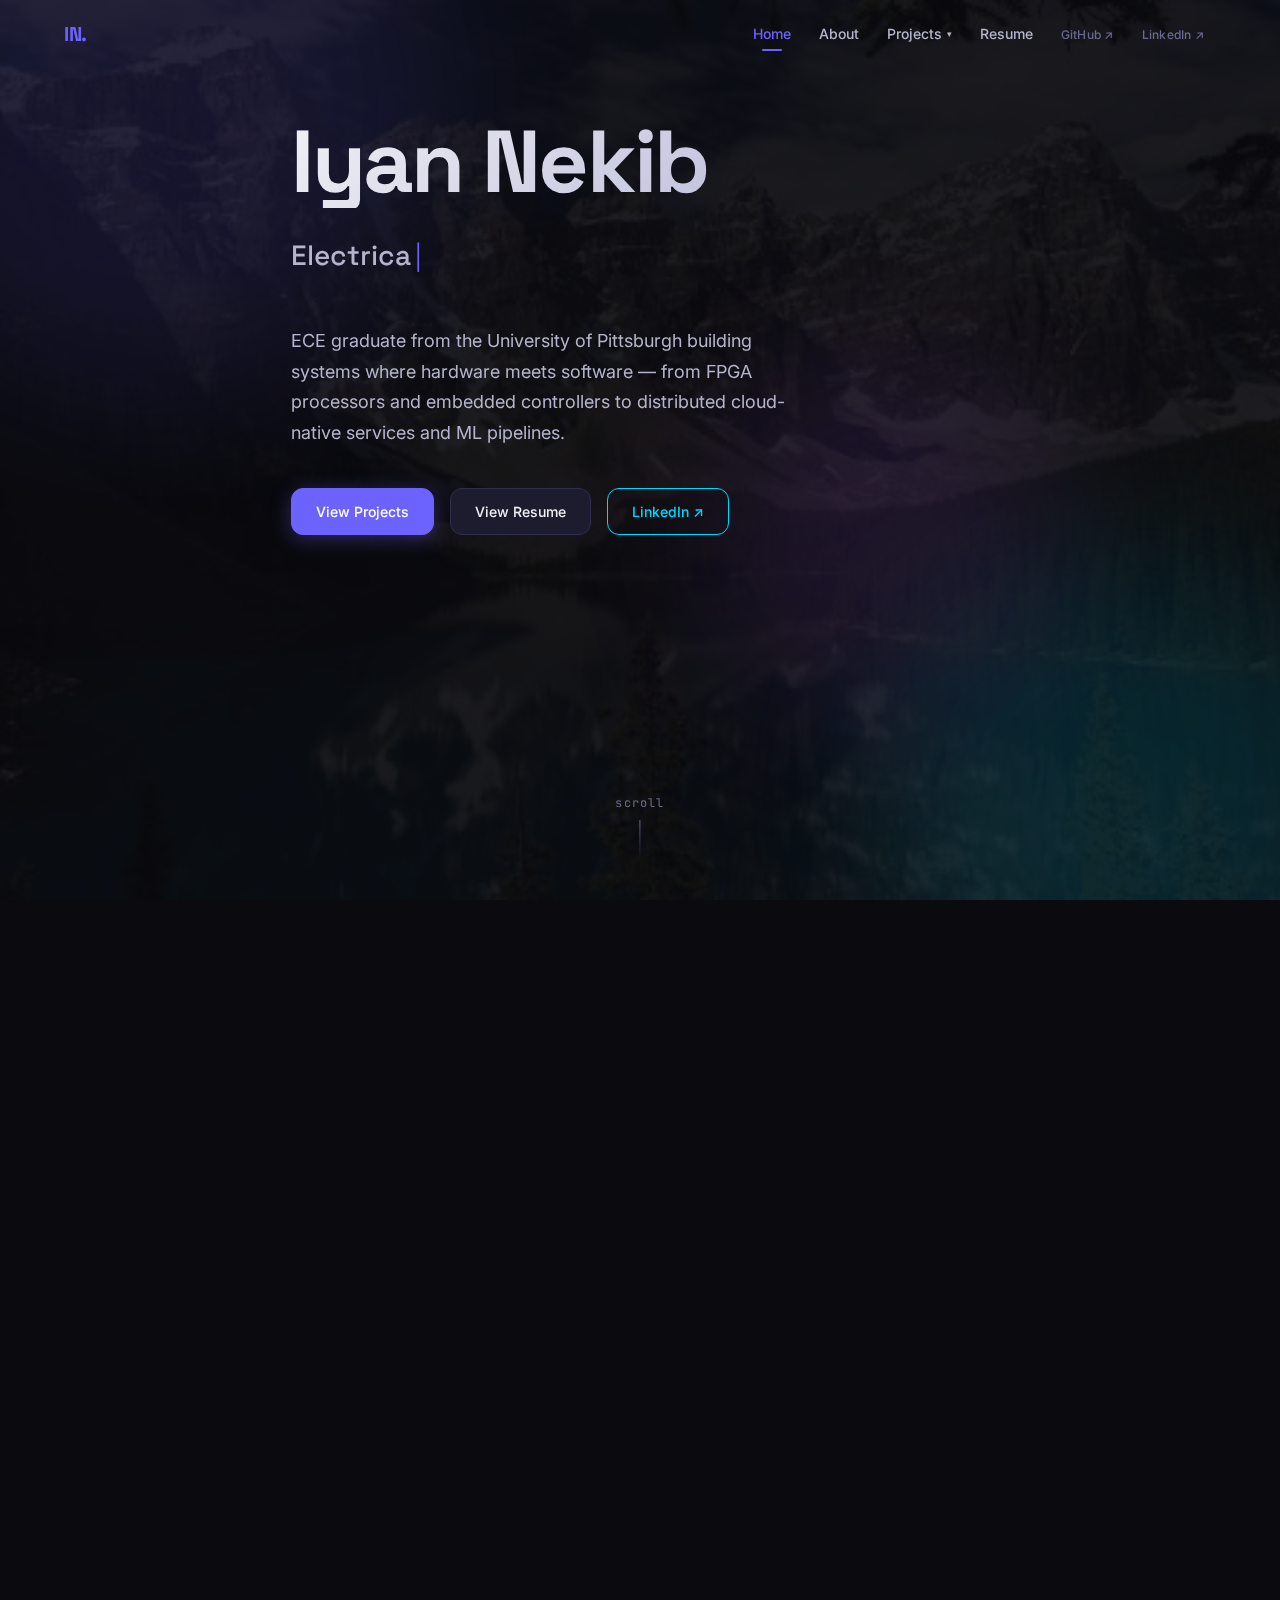
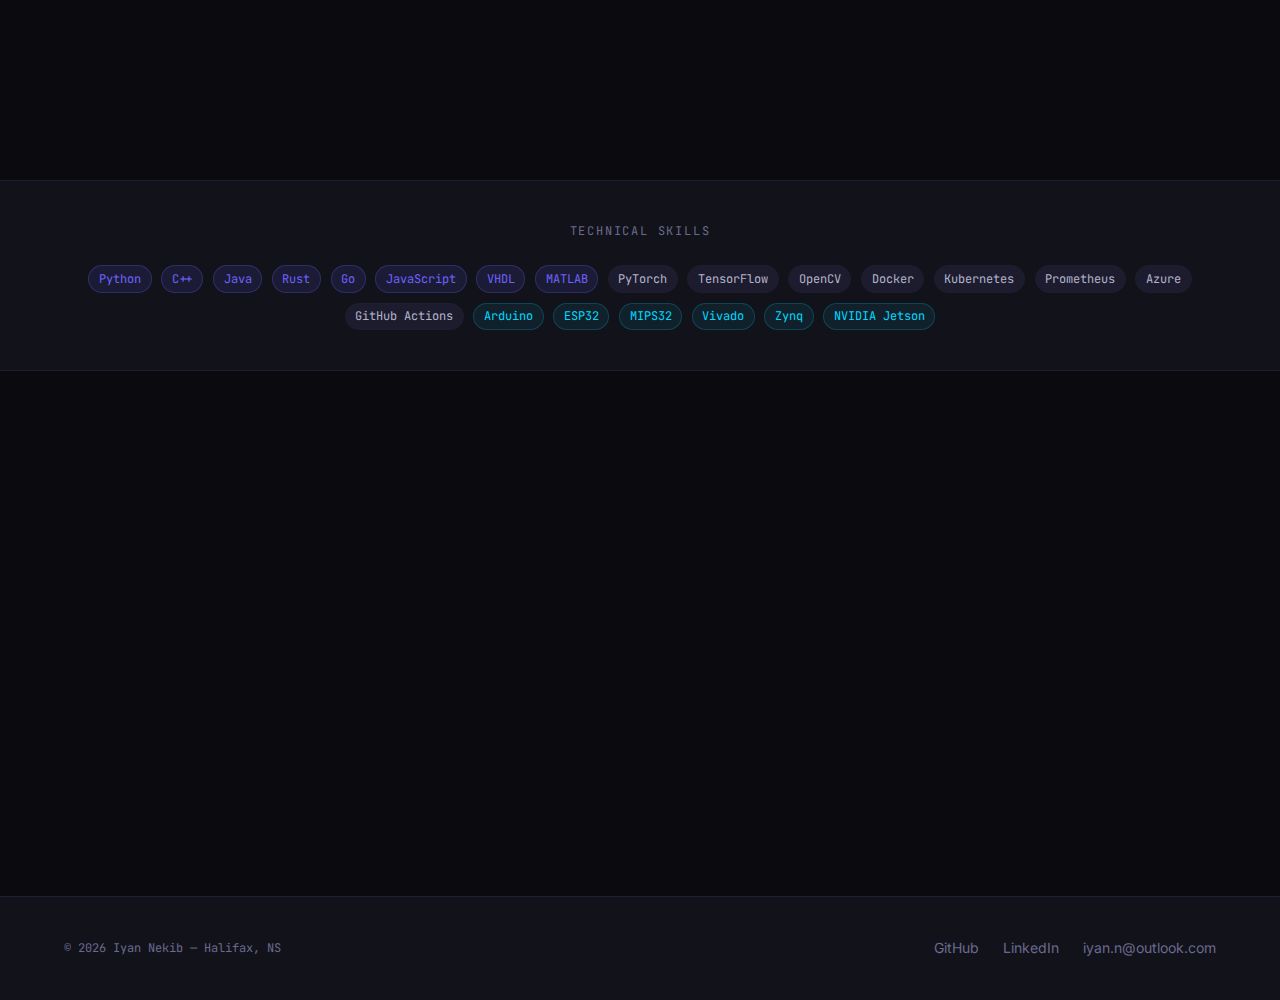
<file: index.html>
<!DOCTYPE html>
<html lang="en">
<head>
  <meta charset="UTF-8">
  <meta name="viewport" content="width=device-width, initial-scale=1.0">
  <meta name="description" content="Iyan Nekib — Electrical & Computer Engineering graduate specializing in systems software, embedded systems, and ML/AI. Portfolio of projects and experience.">
  <meta name="author" content="Iyan Nekib">
  <meta property="og:type" content="website">
  <meta property="og:title" content="Iyan Nekib — Portfolio">
  <meta property="og:description" content="ECE graduate, systems engineer, ML engineer, open source contributor.">
  <meta property="og:url" content="https://iyanekib.github.io/">
  <link rel="canonical" href="https://iyanekib.github.io/">
  <title>Iyan Nekib — Portfolio</title>

  <!-- Fonts -->
  <link rel="preconnect" href="https://fonts.googleapis.com">
  <link rel="preconnect" href="https://fonts.gstatic.com" crossorigin>
  <link href="https://fonts.googleapis.com/css2?family=Space+Grotesk:wght@400;500;600;700&family=Inter:wght@300;400;500&family=JetBrains+Mono:wght@400;500&display=swap" rel="stylesheet">

  <link rel="icon" href="favicon.svg" type="image/svg+xml">
  <link rel="stylesheet" href="assets/css/styles.css">
</head>
<body>

  <!-- Navigation (injected by main.js) -->
  <div id="nav-mount"></div>

  <main>

    <!-- ── Hero ─────────────────────────────────── -->
    <section class="hero" aria-label="Introduction">
      <div class="hero-bg" aria-hidden="true">
        <img class="hero-bg-img" src="assets/images/Canada.jpg" alt="">
        <div class="orb orb-1"></div>
        <div class="orb orb-2"></div>
        <div class="orb orb-3"></div>
      </div>

      <div class="container hero-content">
        <h1 class="hero-name">Iyan Nekib</h1>

        <div class="hero-typed-wrapper" aria-live="polite" aria-atomic="true">
          <span id="typed-text"></span>
        </div>

        <p class="hero-desc">
          ECE graduate from the University of Pittsburgh building systems where hardware meets software —
          from FPGA processors and embedded controllers to distributed cloud-native services and ML pipelines.
        </p>

        <div class="hero-cta">
          <a class="btn btn-primary" href="#projects">View Projects</a>
          <a class="btn btn-secondary" href="resume.html">View Resume</a>
          <a class="btn btn-outline"
             href="https://www.linkedin.com/in/iyan-nekib/"
             target="_blank"
             rel="noopener noreferrer">
            LinkedIn ↗
          </a>
        </div>
      </div>

      <div class="hero-scroll-hint" aria-hidden="true">scroll</div>
    </section>

    <!-- ── Projects ──────────────────────────────── -->
    <section class="section" id="projects" aria-label="Projects" style="padding-block: var(--space-xl)">
      <div class="container">
        <div class="section-header" data-animate="fade-up" style="margin-bottom: var(--space-lg)">
          <span class="section-label">Selected Work</span>
          <h2 class="section-title">Projects</h2>
          <p class="section-desc">
            A collection of engineering projects spanning ML, embedded systems,
            computer architecture, and full-stack software development.
          </p>
        </div>

        <!-- Cards are injected by projects.js -->
        <div id="projects-grid" class="projects-grid" role="list"></div>
      </div>
    </section>

    <!-- ── Skills Strip ───────────────────────────── -->
    <section class="skills-strip" aria-label="Technical skills">
      <div class="container">
        <p class="skills-strip-label">Technical Skills</p>
        <div class="skills-scroll-track" role="list" aria-label="Skills">
          <!-- Languages -->
          <span class="tag tag-primary" role="listitem">Python</span>
          <span class="tag tag-primary" role="listitem">C++</span>
          <span class="tag tag-primary" role="listitem">Java</span>
          <span class="tag tag-primary" role="listitem">Rust</span>
          <span class="tag tag-primary" role="listitem">Go</span>
          <span class="tag tag-primary" role="listitem">JavaScript</span>
          <span class="tag tag-primary" role="listitem">VHDL</span>
          <span class="tag tag-primary" role="listitem">MATLAB</span>
          <!-- Frameworks / Tools -->
          <span class="tag" role="listitem">PyTorch</span>
          <span class="tag" role="listitem">TensorFlow</span>
          <span class="tag" role="listitem">OpenCV</span>
          <span class="tag" role="listitem">Docker</span>
          <span class="tag" role="listitem">Kubernetes</span>
          <span class="tag" role="listitem">Prometheus</span>
          <span class="tag" role="listitem">Azure</span>
          <span class="tag" role="listitem">GitHub Actions</span>
          <!-- Embedded / Architecture -->
          <span class="tag tag-cyan" role="listitem">Arduino</span>
          <span class="tag tag-cyan" role="listitem">ESP32</span>
          <span class="tag tag-cyan" role="listitem">MIPS32</span>
          <span class="tag tag-cyan" role="listitem">Vivado</span>
          <span class="tag tag-cyan" role="listitem">Zynq</span>
          <span class="tag tag-cyan" role="listitem">NVIDIA Jetson</span>
        </div>
      </div>
    </section>

    <!-- ── Quick About ────────────────────────────── -->
    <section class="section" aria-label="About preview" style="padding-block: var(--space-xl)">
      <div class="container">
        <div style="display:grid;grid-template-columns:1fr 1fr;gap:4rem;align-items:center;" data-animate="fade-up">
          <div>
            <span class="section-label">About Me</span>
            <h2 class="section-title" style="margin-bottom:1rem;">Building at the intersection of hardware &amp; software</h2>
            <p style="margin-bottom:1rem;">
              I'm an Electrical and Computer Engineering graduate (University of Pittsburgh, 3.7 GPA, Dean's Honors List)
              with hands-on experience in systems software, embedded engineering, and ML — from co-ops at
              <strong>Human Engineering Research Laboratories</strong> and <strong>Westinghouse Electric</strong>,
              to industry projects with <strong>Microsoft</strong>.
            </p>
            <p style="margin-bottom:1.5rem;">
              Based in Halifax, Nova Scotia — open to full-time opportunities in software engineering,
              embedded systems, and applied ML.
            </p>
            <a class="btn btn-secondary" href="about.html">More About Me</a>
          </div>
          <div style="display:flex;flex-direction:column;gap:1rem;">
            <div style="background:var(--bg-surface);border:1px solid var(--border);border-radius:var(--radius-md);padding:1.25rem;display:flex;align-items:center;gap:1rem;">
              <span style="font-size:1.5rem;">🎓</span>
              <div>
                <div style="font-family:var(--font-display);font-size:0.95rem;font-weight:600;color:var(--text-primary)">University of Pittsburgh</div>
                <div style="font-size:0.8rem;color:var(--text-muted);font-family:var(--font-mono)">BS Electrical &amp; Computer Engineering · GPA 3.7 · 2025</div>
              </div>
            </div>
            <div style="background:var(--bg-surface);border:1px solid var(--border);border-radius:var(--radius-md);padding:1.25rem;display:flex;align-items:center;gap:1rem;">
              <span style="font-size:1.5rem;">💼</span>
              <div>
                <div style="font-family:var(--font-display);font-size:0.95rem;font-weight:600;color:var(--text-primary)">3 Industry Roles</div>
                <div style="font-size:0.8rem;color:var(--text-muted);font-family:var(--font-mono)">Microsoft · Westinghouse · HERL</div>
              </div>
            </div>
            <div style="background:var(--bg-surface);border:1px solid var(--border);border-radius:var(--radius-md);padding:1.25rem;display:flex;align-items:center;gap:1rem;">
              <span style="font-size:1.5rem;">📍</span>
              <div>
                <div style="font-family:var(--font-display);font-size:0.95rem;font-weight:600;color:var(--text-primary)">Halifax, Nova Scotia</div>
                <div style="font-size:0.8rem;color:var(--text-muted);font-family:var(--font-mono)">Open to remote &amp; on-site opportunities</div>
              </div>
            </div>
          </div>
        </div>
      </div>
    </section>

  </main>

  <!-- Footer (injected by main.js) -->
  <div id="footer-mount"></div>

  <script src="assets/js/main.js"></script>
  <script src="assets/js/projects.js"></script>
</body>
</html>
</file>
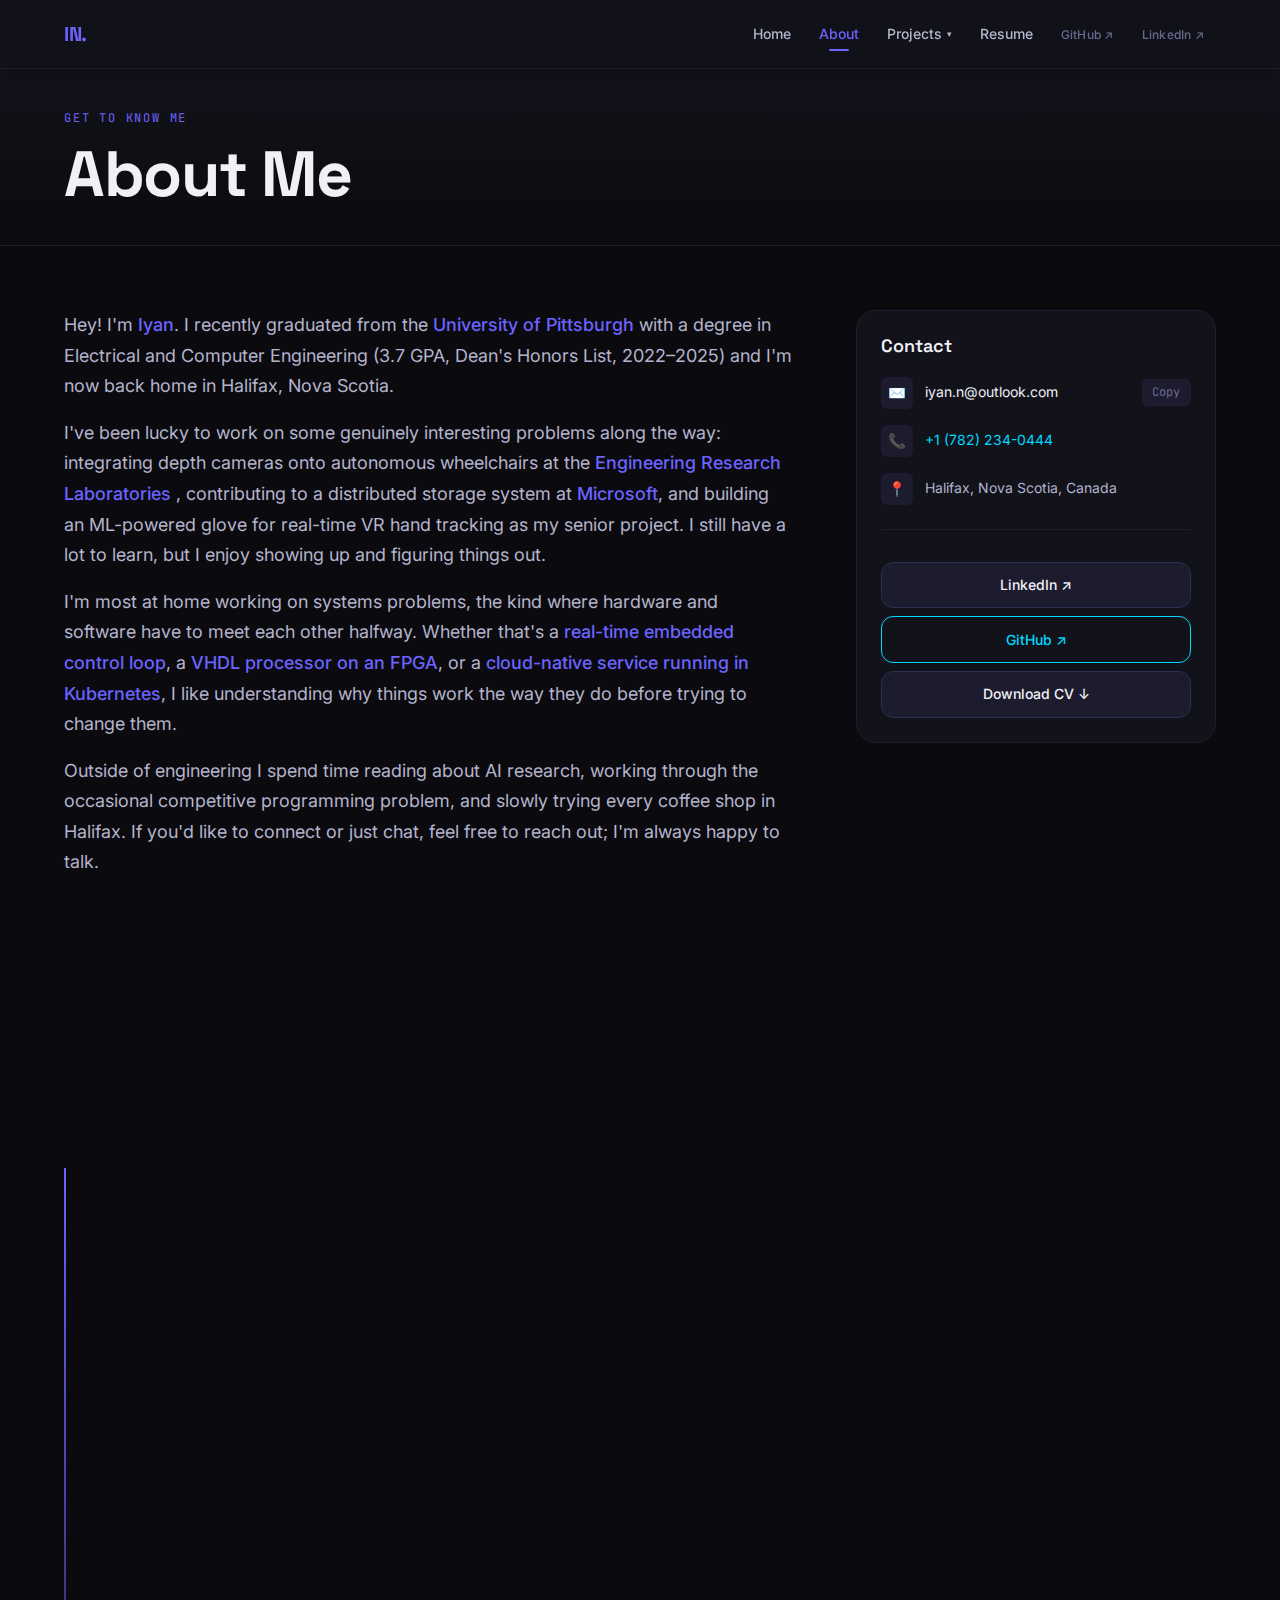
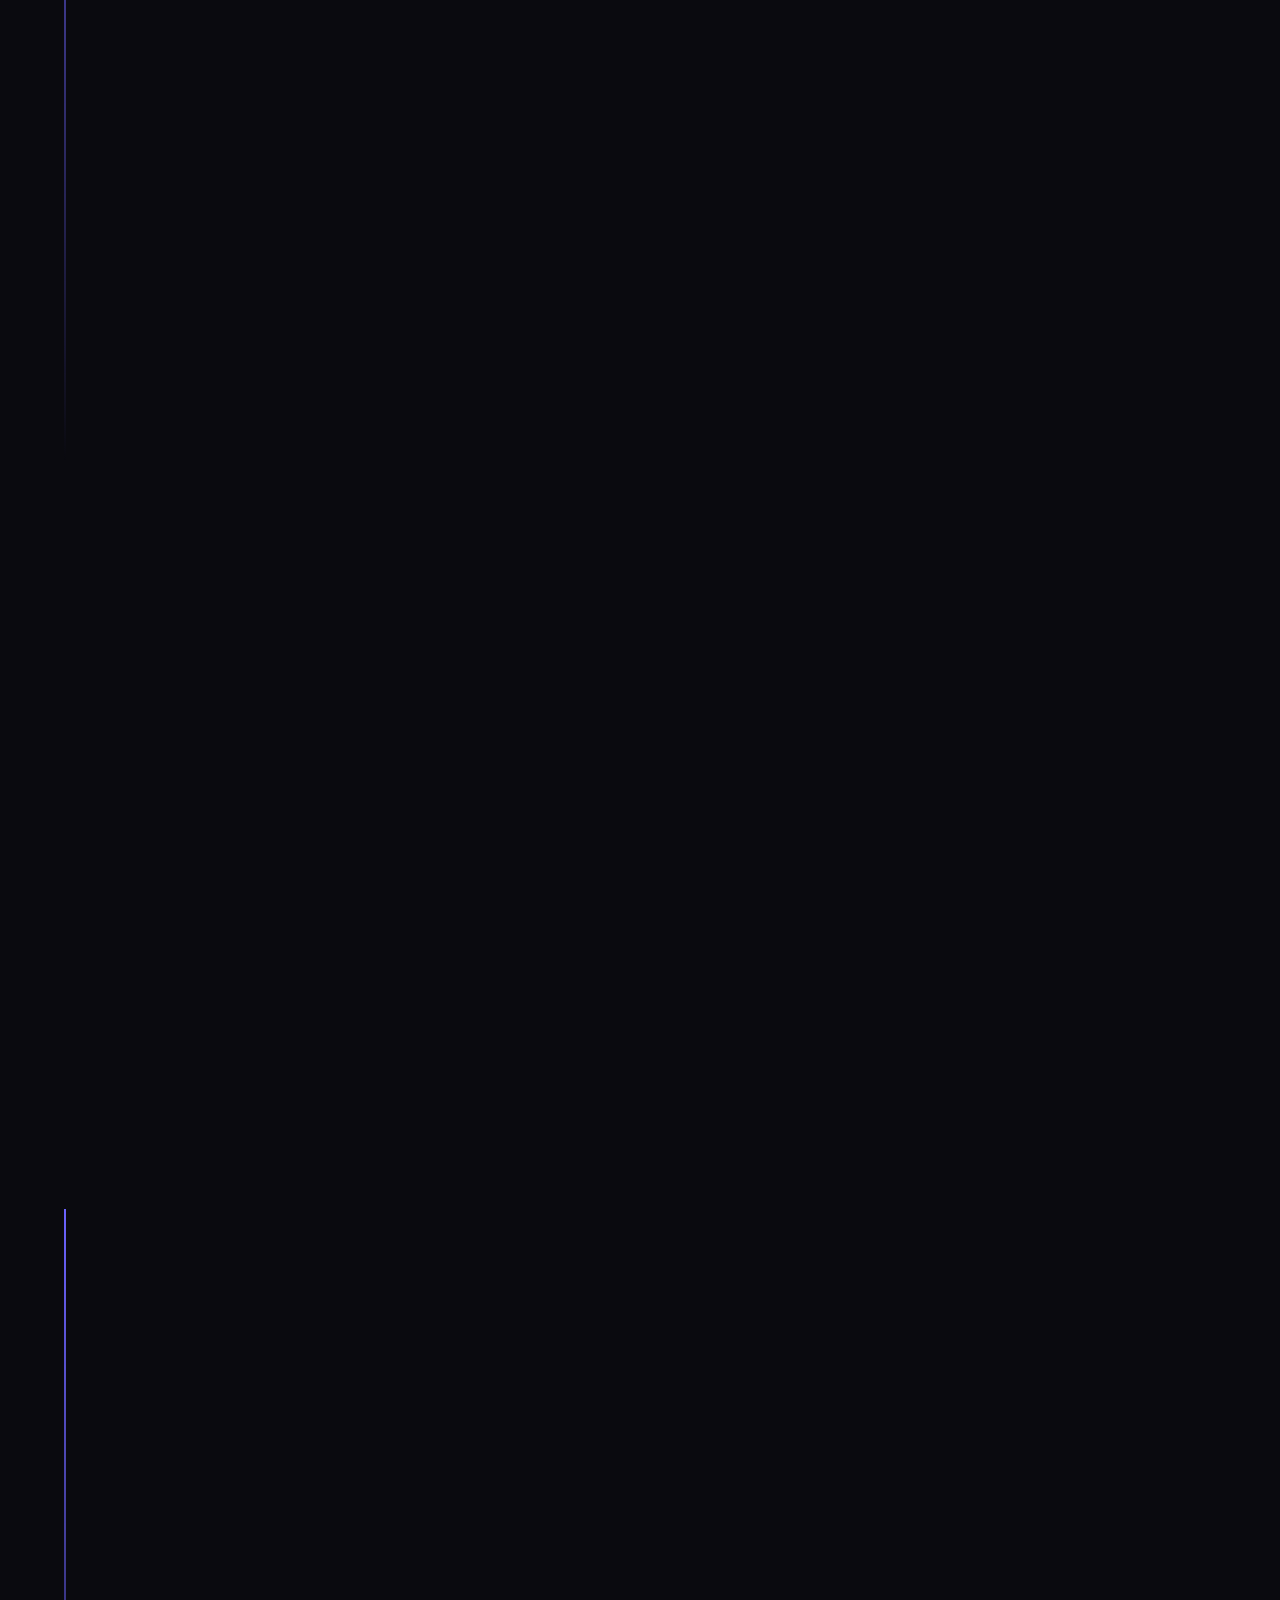
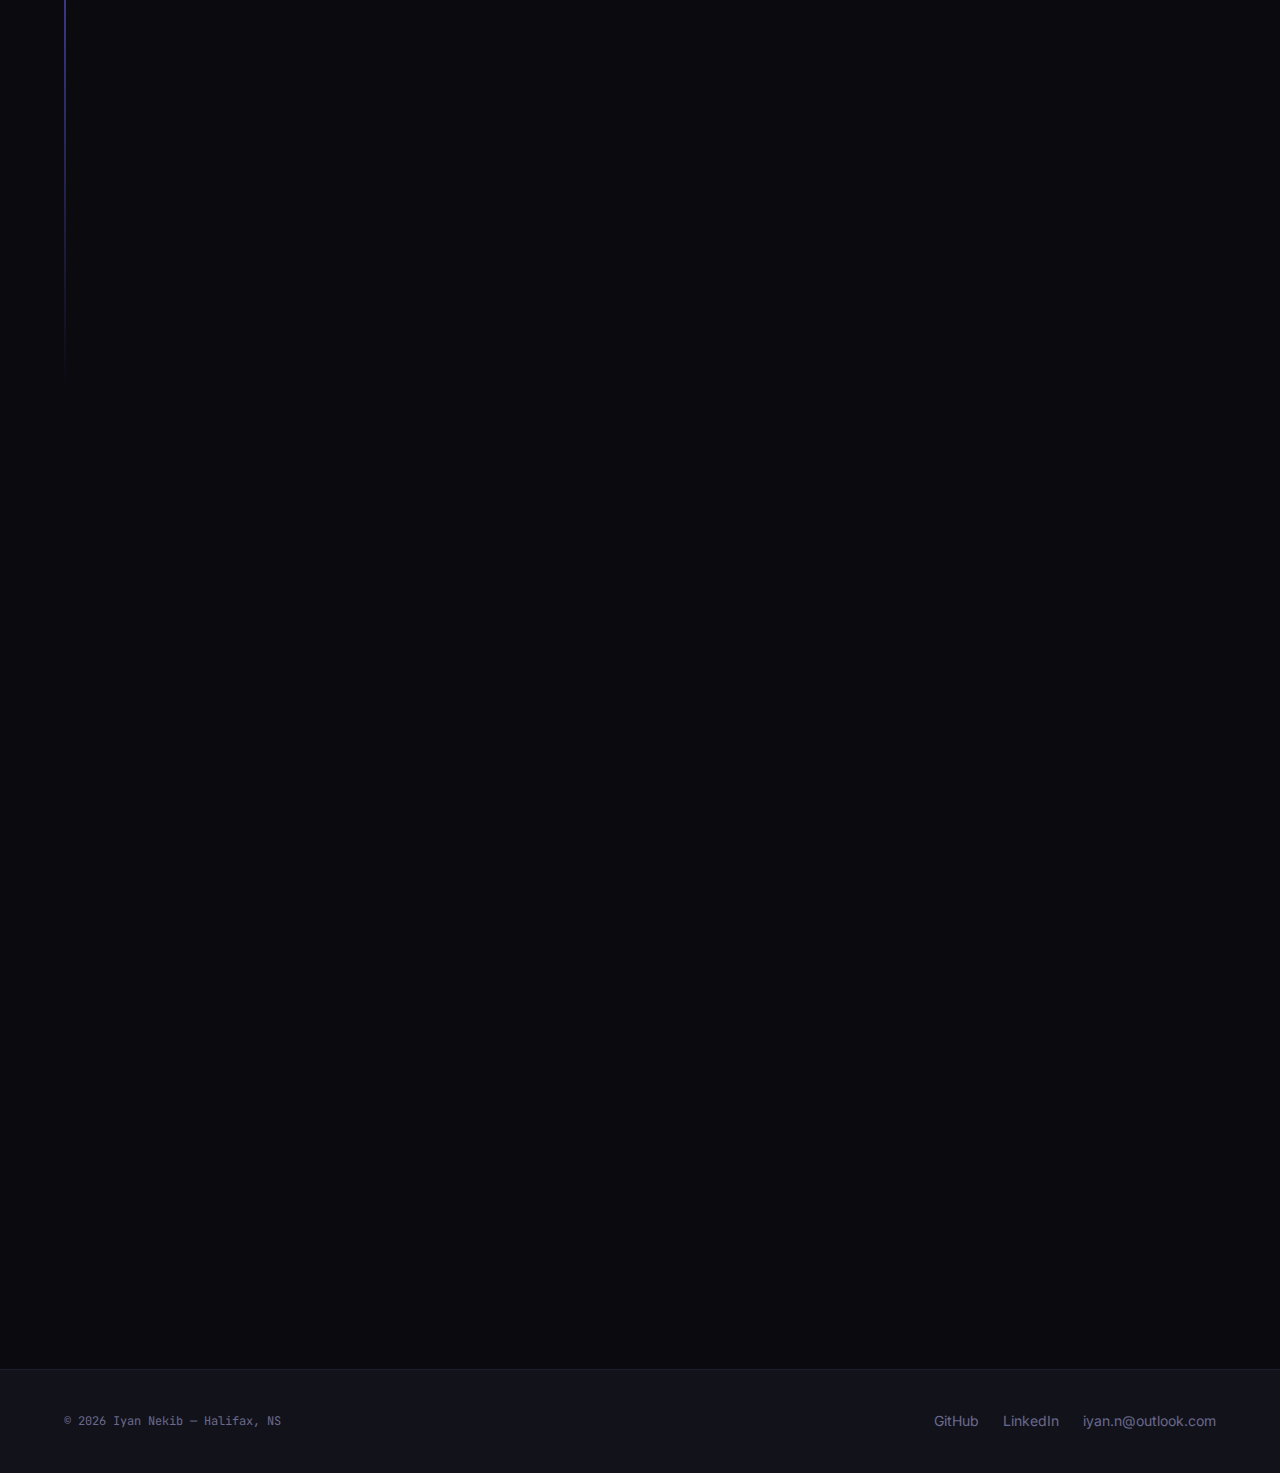
<file: about.html>
<!DOCTYPE html>
<html lang="en">
<head>
  <meta charset="UTF-8">
  <meta name="viewport" content="width=device-width, initial-scale=1.0">
  <meta name="description" content="About Iyan Nekib: ECE graduate, systems software engineer, ML practitioner. Experience, education, and skills.">
  <meta name="author" content="Iyan Nekib">
  <title>About Iyan Nekib</title>

  <link rel="preconnect" href="https://fonts.googleapis.com">
  <link rel="preconnect" href="https://fonts.gstatic.com" crossorigin>
  <link href="https://fonts.googleapis.com/css2?family=Space+Grotesk:wght@400;500;600;700&family=Inter:wght@300;400;500&family=JetBrains+Mono:wght@400;500&display=swap" rel="stylesheet">

  <link rel="icon" href="favicon.svg" type="image/svg+xml">
  <link rel="stylesheet" href="assets/css/styles.css">
</head>
<body class="page-interior">

  <div id="nav-mount"></div>

  <main>

    <!-- ── Page Hero ─────────────────────────────── -->
    <header class="page-hero">
      <div class="container">
        <span class="section-label">Get to know me</span>
        <h1 class="page-hero-title">About Me</h1>
        <!-- <p class="page-hero-subtitle">Engineer, builder, and lifelong learner based in Halifax, NS.</p> -->
      </div>
    </header>

    <!-- ── Bio + Contact ──────────────────────────── -->
    <section class="section" style="padding-top: var(--space-md)" aria-label="Bio and contact">
      <div class="container">
        <div class="about-grid">

          <!-- Bio -->
          <div class="about-bio" data-animate="fade-right">
            <p>
              Hey! I'm <span class="bio-highlight">Iyan</span>. I recently graduated from the
              <span class="bio-highlight">University of Pittsburgh</span> with a degree in Electrical
              and Computer Engineering (3.7 GPA, Dean's Honors List, 2022–2025) and I'm now back home
              in Halifax, Nova Scotia.
            </p>
            <p>
              I've been lucky to work on some genuinely interesting problems along the way:
              integrating depth cameras onto autonomous wheelchairs at the <span class="bio-highlight"> Engineering Research Laboratories </span>,
              contributing to a distributed storage system at <span class="bio-highlight">Microsoft</span>, and building an
              ML-powered glove for real-time VR hand tracking as my senior project. I still have a
              lot to learn, but I enjoy showing up and figuring things out.
            </p>
            <p>
              I'm most at home working on systems problems, the kind where hardware and software
              have to meet each other halfway. Whether that's a <span class="bio-highlight">real-time
              embedded control loop</span>, a <span class="bio-highlight">VHDL processor on an FPGA</span>,
              or a <span class="bio-highlight">cloud-native service running in Kubernetes</span>, I like
              understanding why things work the way they do before trying to change them.
            </p>
            <p>
              Outside of engineering I spend time reading about AI research, working through the
              occasional competitive programming problem, and slowly trying every coffee shop in Halifax.
              If you'd like to connect or just chat, feel free to reach out; I'm always happy to talk.
            </p>
          </div>

          <!-- Contact Card -->
          <aside class="contact-card" data-animate="fade-left" aria-label="Contact information">
            <h2 class="contact-card-header">Contact</h2>

            <div class="contact-item">
              <span class="contact-item-icon" aria-hidden="true">✉️</span>
              <div style="flex:1">
                <div style="font-size:var(--text-sm);color:var(--text-primary)">iyan.n@outlook.com</div>
              </div>
              <button class="btn-copy" data-copy-email aria-label="Copy email address">Copy</button>
            </div>

            <div class="contact-item">
              <span class="contact-item-icon" aria-hidden="true">📞</span>
              <a href="tel:+17822340444" style="font-size:var(--text-sm)">+1 (782) 234-0444</a>
            </div>

            <div class="contact-item">
              <span class="contact-item-icon" aria-hidden="true">📍</span>
              <span style="font-size:var(--text-sm);color:var(--text-secondary)">Halifax, Nova Scotia, Canada</span>
            </div>

            <div class="divider" style="margin-block:0.5rem;"></div>

            <div class="contact-social-buttons">
              <a class="btn btn-secondary"
                 href="https://www.linkedin.com/in/iyan-nekib/"
                 target="_blank"
                 rel="noopener noreferrer"
                 style="justify-content:center;">
                LinkedIn ↗
              </a>
              <a class="btn btn-outline"
                 href="https://github.com/IyanekiB"
                 target="_blank"
                 rel="noopener noreferrer"
                 style="justify-content:center;">
                GitHub ↗
              </a>
              <a class="btn btn-secondary"
                 href="Iyan_Resume_2026.pdf"
                 download="Iyan_Nekib_Resume_2026.pdf"
                 style="justify-content:center;">
                Download CV ↓
              </a>
            </div>
          </aside>

        </div>
      </div>
    </section>

    <!-- ── Experience Timeline ────────────────────── -->
    <section class="section" style="padding-top:0" aria-label="Work experience">
      <div class="container">
        <div class="section-header" data-animate="fade-up">
          <span class="section-label">Experience</span>
          <h2 class="section-title">Where I've Worked</h2>
        </div>

        <div class="timeline">

          <!-- Microsoft -->
          <div class="timeline-item" data-animate="fade-right">
            <div class="timeline-dot"></div>
            <div class="timeline-header">
              <div class="timeline-company">Microsoft</div>
              <div class="timeline-role">Software Engineering Project Contributor</div>
              <div class="timeline-meta">
                <span class="timeline-date">Sept 2025 – Dec 2025</span>
                <span class="timeline-location">Pittsburgh, PA</span>
              </div>
            </div>
            <ul class="timeline-bullets">
              <li>
                Contributed reliability-focused control-plane enhancements to
                <strong>OpenEBS Mayastor</strong>, implementing Rust-based services and
                REST/OpenAPI-driven metrics endpoints, reducing recurring production alerts by 25%.
              </li>
              <li>
                Investigated and debugged production issues across distributed storage components by
                analyzing logs and <strong>Prometheus metrics</strong>, validating fixes through peer reviews
                and post-deployment checks in a Kubernetes-native environment.
              </li>
            </ul>
            <div class="project-tech-section" style="margin-top:var(--space-md);padding-top:var(--space-sm)">
              <div class="project-tech-tags">
                <span class="tag tag-cyan">Rust</span>
                <span class="tag">Kubernetes</span>
                <span class="tag">OpenEBS</span>
                <span class="tag">Prometheus</span>
                <span class="tag">REST/OpenAPI</span>
                <span class="tag">Distributed Systems</span>
              </div>
            </div>
          </div>

          <!-- Westinghouse -->
          <div class="timeline-item" data-animate="fade-right">
            <div class="timeline-dot"></div>
            <div class="timeline-header">
              <div class="timeline-company">Westinghouse Electric Company</div>
              <div class="timeline-role">Software Engineering Project Contributor</div>
              <div class="timeline-meta">
                <span class="timeline-date">Jan 2025 – Apr 2025</span>
                <span class="timeline-location">Cranberry Township, PA</span>
              </div>
            </div>
            <ul class="timeline-bullets">
              <li>
                Developed a diagnostic tool to parse and visualize <strong>50+ XML-based system
                configuration files</strong>, supporting requirements traceability, documentation, and
                engineering analysis, reducing data retrieval time by 40%.
              </li>
              <li>
                Designed hierarchical system views and validation logic to support debugging, design
                reviews, and cross-functional engineering decision-making.
              </li>
            </ul>
            <div class="project-tech-section" style="margin-top:var(--space-md);padding-top:var(--space-sm)">
              <div class="project-tech-tags">
                <span class="tag">Python</span>
                <span class="tag">XML Parsing</span>
                <span class="tag">Data Visualization</span>
                <span class="tag">Requirements Traceability</span>
              </div>
            </div>
          </div>

          <!-- HERL -->
          <div class="timeline-item" data-animate="fade-right">
            <div class="timeline-dot"></div>
            <div class="timeline-header">
              <div class="timeline-company">Human Engineering Research Laboratories</div>
              <div class="timeline-role">Research Associate Co-op</div>
              <div class="timeline-meta">
                <span class="timeline-date">Sept 2023 – Apr 2024</span>
                <span class="timeline-location">Pittsburgh, PA</span>
              </div>
            </div>
            <ul class="timeline-bullets">
              <li>
                Integrated and validated an <strong>automated power wheelchair system</strong> on
                NVIDIA Jetson AGX Xavier (Linux) using an Intel RealSense depth camera and real-time
                control logic to enable curb detection and automatic curb climbing, reducing manual user
                intervention by 35%.
              </li>
              <li>
                Developed and debugged <strong>Python/PyQt software</strong> interfacing with
                Arduino-based encoders and load cells, validating real-time sensor pipelines to reduce
                runtime failures by 30%, supporting clinicians and veterans.
              </li>
            </ul>
            <div class="project-tech-section" style="margin-top:var(--space-md);padding-top:var(--space-sm)">
              <div class="project-tech-tags">
                <span class="tag tag-cyan">NVIDIA Jetson AGX Xavier</span>
                <span class="tag">Intel RealSense</span>
                <span class="tag">Python</span>
                <span class="tag">PyQt</span>
                <span class="tag">Arduino</span>
                <span class="tag">Linux</span>
                <span class="tag">Embedded</span>
              </div>
            </div>
          </div>

        </div>
      </div>
    </section>

    <!-- ── Education ──────────────────────────────── -->
    <section class="section" style="padding-top:0" aria-label="Education">
      <div class="container">
        <div class="section-header" data-animate="fade-up">
          <span class="section-label">Education</span>
          <h2 class="section-title">Academic Background</h2>
        </div>

        <div class="education-card" data-animate="fade-up">
          <div>
            <div class="education-school">University of Pittsburgh</div>
            <div class="education-degree">Bachelor of Science in Electrical and Computer Engineering</div>
            <div class="education-badges" style="margin-top:0.75rem;">
              <span class="tag tag-primary">GPA: 3.7 / 4.0</span>
              <span class="tag tag-cyan">Dean's Honors List (2022–2025)</span>
              <span class="tag">Swanson School of Engineering</span>
            </div>
            <div style="margin-top:1rem;">
              <div style="font-family:var(--font-mono);font-size:var(--text-xs);text-transform:uppercase;letter-spacing:0.1em;color:var(--text-muted);margin-bottom:0.5rem;">Relevant Coursework</div>
              <div style="display:flex;flex-wrap:wrap;gap:0.4rem;">
                <span class="tag">Embedded Systems</span>
                <span class="tag">Operating Systems</span>
                <span class="tag">Computer Architecture</span>
                <span class="tag">Data Structures &amp; Algorithms</span>
                <span class="tag">Real-Time Operating Systems</span>
                <span class="tag">Machine Learning</span>
                <span class="tag">Big Data &amp; Algorithms</span>
                <span class="tag">Systems Engineering</span>
                <span class="tag">Software Construction</span>
              </div>
            </div>
          </div>
          <div class="education-right">
            <div class="education-dates">Jan 2022 – Dec 2025</div>
            <div class="education-location">Pittsburgh, PA</div>
          </div>
        </div>
      </div>
    </section>

    <!-- ── Publications ───────────────────────────── -->
    <section class="section" style="padding-top:0" aria-label="Publications">
      <div class="container">
        <div class="section-header" data-animate="fade-up">
          <span class="section-label">Research</span>
          <h2 class="section-title">Publications</h2>
        </div>

        <div class="timeline">

          <!-- Pub 1: RESNA 2025 (first author) -->
          <div class="timeline-item" data-animate="fade-right">
            <div class="timeline-dot"></div>
            <div class="timeline-header">
              <div class="timeline-company">RESNA 2025 Student Scientific Paper Competition</div>
              <div class="timeline-role">Power wheelchair instrumentation for wheelchair skills assessment: Design and validation</div>
              <div class="timeline-meta">
                <span class="timeline-date">2025</span>
                <span class="timeline-location">Chicago, IL</span>
              </div>
            </div>
            <p style="color:var(--text-secondary);font-size:var(--text-sm);margin-top:0.5rem;">
              Nekib, I., Mukherjee, K., Satpute, S., &amp; Candiotti, J.
              Co-authored a student scientific paper examining the real-world need and usability of remotely operating a power wheelchair via a mobile application. Using participatory action design, we engaged wheelchair users and caregivers through interviews and evaluated the system using Wheelchair Skills Test tasks and usability surveys, identifying key limitations and future directions for semi-autonomous designs.
            </p>
            <a href="https://www.resna.org/sites/default/files/conference/2025/StudentScientificPapers/39.html"
               class="btn btn-outline"
               style="margin-top:0.75rem;display:inline-flex;"
               target="_blank"
               rel="noopener noreferrer">
              View Paper ↗
            </a>
          </div>

          <!-- Pub 2: ISS 2024 -->
          <div class="timeline-item" data-animate="fade-right">
            <div class="timeline-dot"></div>
            <div class="timeline-header">
              <div class="timeline-company">International Seating Symposium 2024</div>
              <div class="timeline-role">Preliminary User Evaluation of a Mobile Application to Remotely Operate a Power Wheelchair</div>
              <div class="timeline-meta">
                <span class="timeline-date">2024</span>
                <span class="timeline-location">Pittsburgh, PA</span>
              </div>
            </div>
            <p style="color:var(--text-secondary);font-size:var(--text-sm);margin-top:0.5rem;">
              Weaver, M., Styler, B., Candiotti, J., Nekib, I.
              Contributed to an exploratory study on mobile-based remote power wheelchair operation. Focused on setting up and debugging the Bluetooth Low Energy (BLE) communication between the mobile application and the wheelchair control system, supporting task-based evaluations with wheelchair users and highlighting the importance of robust wireless communication for safe assistive technology.
            </p>
            <a href="https://doi.org/10.1080/10400435.2025.2463822"
               class="btn btn-outline"
               style="margin-top:0.75rem;display:inline-flex;"
               target="_blank"
               rel="noopener noreferrer">
              View Paper ↗
            </a>
          </div>

          <!-- Pub 3: RESNA 2024 -->
          <div class="timeline-item" data-animate="fade-right">
            <div class="timeline-dot"></div>
            <div class="timeline-header">
              <div class="timeline-company">RESNA 2024 Student Scientific Paper Competition</div>
              <div class="timeline-role">Stakeholder-driven refinement of a robotic transfer system: A case of participatory action design</div>
              <div class="timeline-meta">
                <span class="timeline-date">2024</span>
                <span class="timeline-location">Virtual</span>
              </div>
            </div>
            <p style="color:var(--text-secondary);font-size:var(--text-sm);margin-top:0.5rem;">
              Satpute, S., Candiotti, J., Nekib, I., Urioste, A., &amp; Cooper, R.
              Contributed to user testing and evaluation of the Powered Personal Transfer System (PPTS), a robotic system enabling safer wheelchair-to-bed transfers with minimal caregiver assistance. Testing sessions assessed ease of use, positioning accuracy, and consistency, supporting stakeholder-driven refinement and highlighting the role of user feedback in improving safety in assistive robotics.
            </p>
            <a href="https://www.resna.org/About/RESNA-News/RESNA-Blog/resna-2024-student-scientific-paper-competition-winners-and-runners-up-announced"
               class="btn btn-outline"
               style="margin-top:0.75rem;display:inline-flex;"
               target="_blank"
               rel="noopener noreferrer">
              View Announcement ↗
            </a>
          </div>

        </div>
      </div>
    </section>

    <!-- ── Skills ─────────────────────────────────── -->
    <section class="section" style="padding-top:0;padding-bottom:var(--space-2xl);" aria-label="Technical skills">
      <div class="container">
        <div class="section-header" data-animate="fade-up">
          <span class="section-label">Expertise</span>
          <h2 class="section-title">Technical Skills</h2>
        </div>

        <div class="skills-categories">

          <div class="skill-category" data-animate="fade-up" data-delay="1">
            <div class="skill-category-label">Languages</div>
            <div class="skill-chips">
              <span class="skill-chip">Python</span>
              <span class="skill-chip">C++</span>
              <span class="skill-chip">Java</span>
              <span class="skill-chip">Rust</span>
              <span class="skill-chip">Go</span>
              <span class="skill-chip">JavaScript</span>
              <span class="skill-chip">C</span>
              <span class="skill-chip">MATLAB</span>
              <span class="skill-chip">VHDL</span>
              <span class="skill-chip">PostgreSQL</span>
            </div>
          </div>

          <div class="skill-category" data-animate="fade-up" data-delay="2">
            <div class="skill-category-label">AI / ML</div>
            <div class="skill-chips">
              <span class="skill-chip">PyTorch</span>
              <span class="skill-chip">TensorFlow</span>
              <span class="skill-chip">OpenCV</span>
              <span class="skill-chip">scikit-learn</span>
              <span class="skill-chip">LangChain</span>
              <span class="skill-chip">GPT-4</span>
              <span class="skill-chip">Agentic Systems</span>
              <span class="skill-chip">MediaPipe</span>
            </div>
          </div>

          <div class="skill-category" data-animate="fade-up" data-delay="3">
            <div class="skill-category-label">DevOps &amp; Cloud</div>
            <div class="skill-chips">
              <span class="skill-chip">Docker</span>
              <span class="skill-chip">Kubernetes</span>
              <span class="skill-chip">Azure</span>
              <span class="skill-chip">GitHub Actions</span>
              <span class="skill-chip">GitLab</span>
              <span class="skill-chip">Helm</span>
              <span class="skill-chip">Prometheus</span>
              <span class="skill-chip">Grafana</span>
              <span class="skill-chip">REST APIs</span>
            </div>
          </div>

          <div class="skill-category" data-animate="fade-up" data-delay="4">
            <div class="skill-category-label">Computer Architecture</div>
            <div class="skill-chips">
              <span class="skill-chip">VHDL</span>
              <span class="skill-chip">MIPS32</span>
              <span class="skill-chip">Multi-cycle CPU Design</span>
              <span class="skill-chip">Vivado</span>
              <span class="skill-chip">Intel Quartus</span>
              <span class="skill-chip">FPGA Synthesis</span>
            </div>
          </div>

          <div class="skill-category" data-animate="fade-up" data-delay="5">
            <div class="skill-category-label">Embedded Systems</div>
            <div class="skill-chips">
              <span class="skill-chip">ESP32</span>
              <span class="skill-chip">ATMega328P</span>
              <span class="skill-chip">Arduino</span>
              <span class="skill-chip">UART / I2C</span>
              <span class="skill-chip">Zynq</span>
              <span class="skill-chip">NVIDIA Jetson</span>
              <span class="skill-chip">Intel RealSense</span>
            </div>
          </div>

          <div class="skill-category" data-animate="fade-up">
            <div class="skill-category-label">Software Engineering</div>
            <div class="skill-chips">
              <span class="skill-chip">Agile / Scrum</span>
              <span class="skill-chip">Test-Driven Development</span>
              <span class="skill-chip">Design Patterns</span>
              <span class="skill-chip">CI/CD</span>
              <span class="skill-chip">Version Control</span>
              <span class="skill-chip">System Architecture</span>
              <span class="skill-chip">JUnit</span>
              <span class="skill-chip">pytest</span>
              <span class="skill-chip">MVC</span>
            </div>
          </div>

        </div>
      </div>
    </section>

  </main>

  <div id="footer-mount"></div>

  <script src="assets/js/main.js"></script>
</body>
</html>
</file>
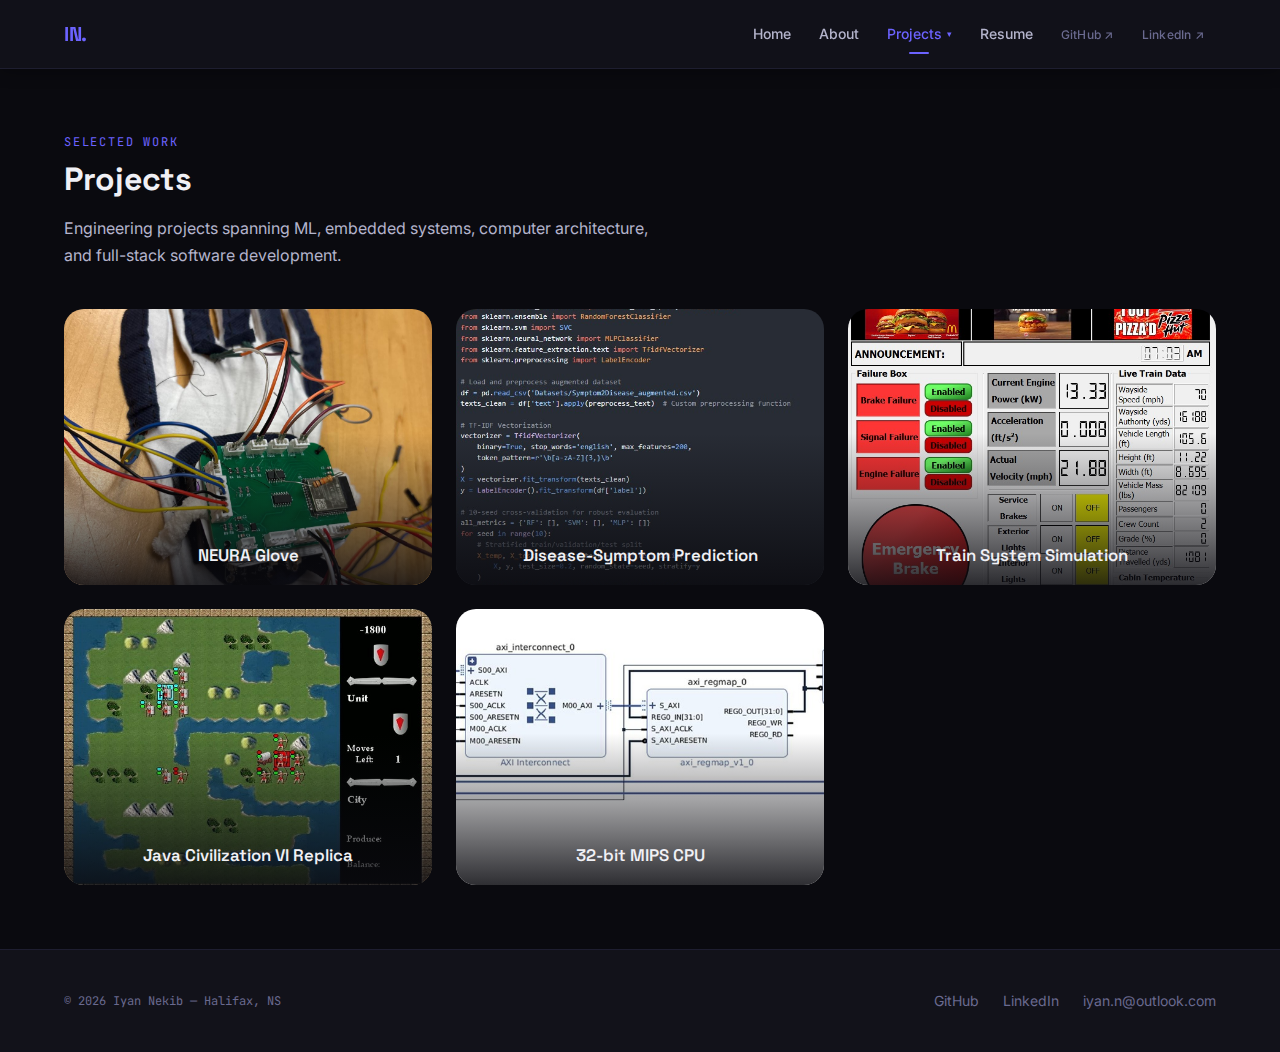
<file: projects.html>
<!DOCTYPE html>
<html lang="en">
<head>
  <meta charset="UTF-8">
  <meta name="viewport" content="width=device-width, initial-scale=1.0">
  <meta name="description" content="Iyan Nekib — Projects. Engineering work spanning ML, embedded systems, computer architecture, and full-stack software.">
  <meta name="author" content="Iyan Nekib">
  <title>Projects — Iyan Nekib</title>

  <link rel="preconnect" href="https://fonts.googleapis.com">
  <link rel="preconnect" href="https://fonts.gstatic.com" crossorigin>
  <link href="https://fonts.googleapis.com/css2?family=Space+Grotesk:wght@400;500;600;700&family=Inter:wght@300;400;500&family=JetBrains+Mono:wght@400;500&display=swap" rel="stylesheet">

  <link rel="icon" href="favicon.svg" type="image/svg+xml">
  <link rel="stylesheet" href="assets/css/styles.css">
</head>
<body class="page-interior">

  <div id="nav-mount"></div>

  <main>
    <section class="section" aria-label="Projects" style="padding-block: var(--space-xl)">
      <div class="container">
        <div class="section-header" data-animate="fade-up" style="margin-bottom: var(--space-lg)">
          <span class="section-label">Selected Work</span>
          <h1 class="section-title">Projects</h1>
          <p class="section-desc">
            Engineering projects spanning ML, embedded systems,
            computer architecture, and full-stack software development.
          </p>
        </div>

        <div id="projects-grid" class="projects-grid" role="list"></div>
      </div>
    </section>
  </main>

  <div id="footer-mount"></div>

  <script src="assets/js/main.js"></script>
  <script src="assets/js/projects.js"></script>
</body>
</html>
</file>
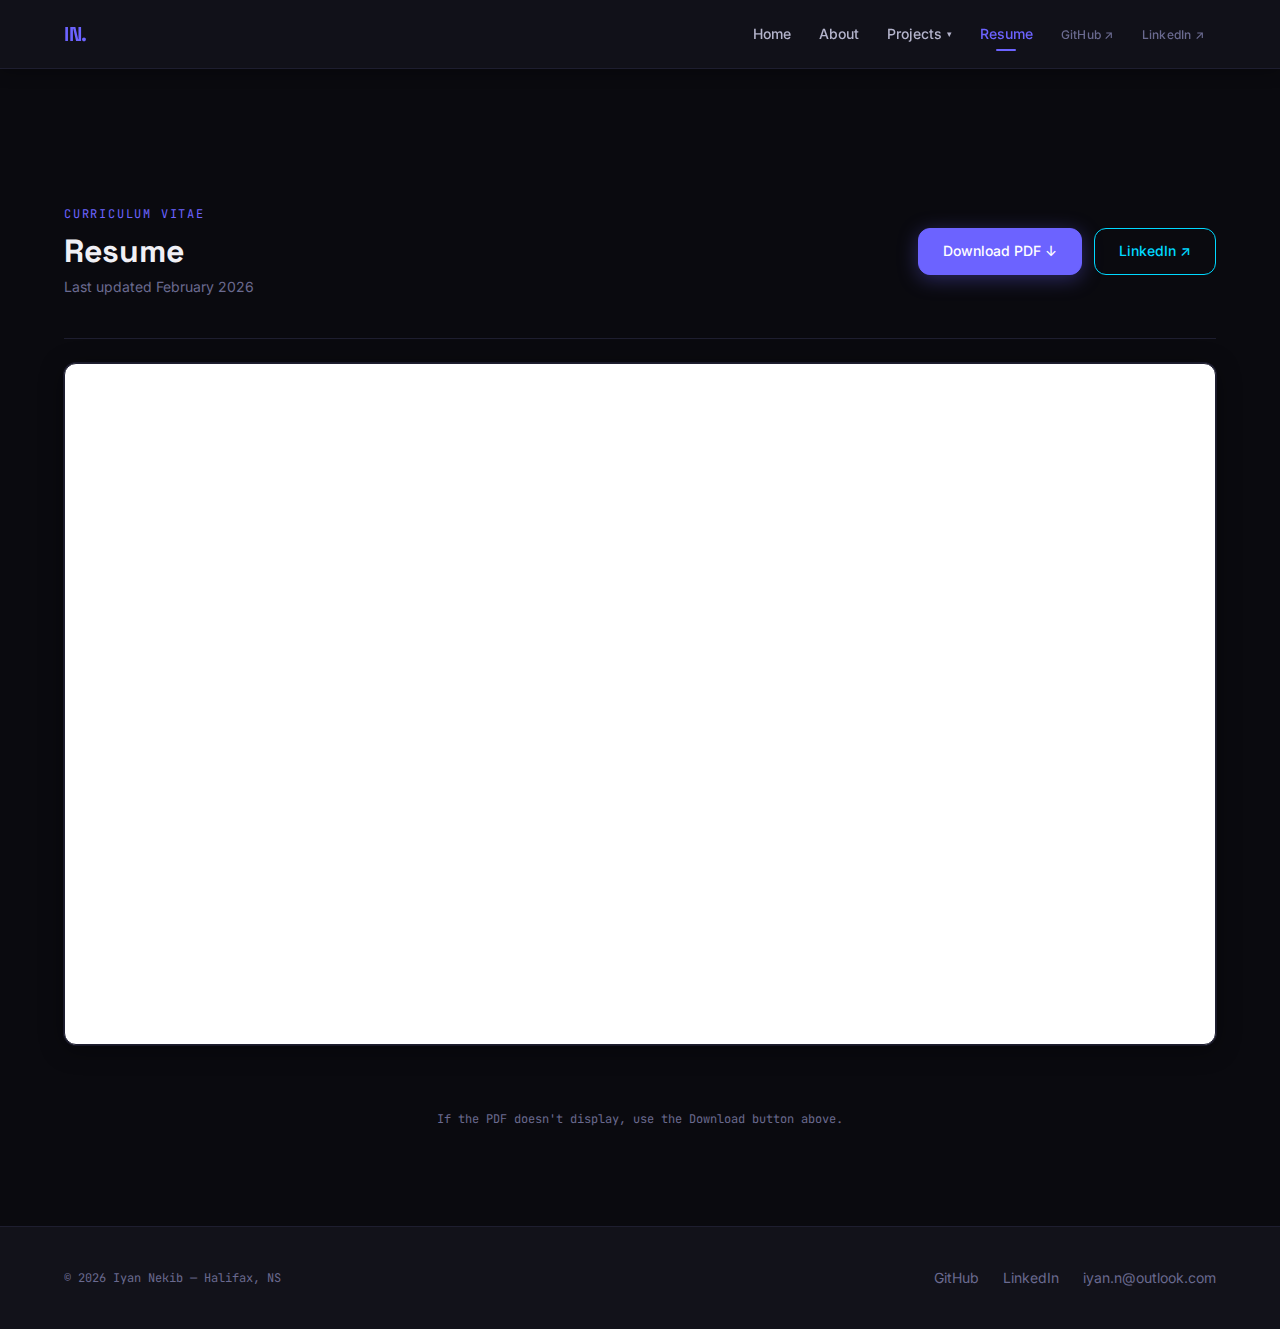
<file: resume.html>
<!DOCTYPE html>
<html lang="en">
<head>
  <meta charset="UTF-8">
  <meta name="viewport" content="width=device-width, initial-scale=1.0">
  <meta name="description" content="Iyan Nekib's resume — Electrical and Computer Engineering graduate, systems software engineer.">
  <meta name="author" content="Iyan Nekib">
  <title>Resume — Iyan Nekib</title>

  <link rel="preconnect" href="https://fonts.googleapis.com">
  <link rel="preconnect" href="https://fonts.gstatic.com" crossorigin>
  <link href="https://fonts.googleapis.com/css2?family=Space+Grotesk:wght@400;500;600;700&family=Inter:wght@300;400;500&family=JetBrains+Mono:wght@400;500&display=swap" rel="stylesheet">

  <link rel="icon" href="favicon.svg" type="image/svg+xml">
  <link rel="stylesheet" href="assets/css/styles.css">
</head>
<body class="page-interior">

  <div id="nav-mount"></div>

  <main>

    <section class="section" aria-label="Resume">
      <div class="container">

        <div class="resume-page-header" data-animate="fade-up">
          <div>
            <span class="section-label">Curriculum Vitae</span>
            <h1 class="section-title" style="margin-bottom:0.25rem;">Resume</h1>
            <p style="font-size:var(--text-sm);color:var(--text-muted);">Last updated February 2026</p>
          </div>
          <div style="display:flex;gap:0.75rem;flex-wrap:wrap;">
            <a class="btn btn-primary"
               href="Iyan_Resume_2026.pdf"
               download="Iyan_Nekib_Resume_2026.pdf"
               aria-label="Download resume PDF">
              Download PDF ↓
            </a>
            <a class="btn btn-outline"
               href="https://www.linkedin.com/in/iyan-nekib/"
               target="_blank"
               rel="noopener noreferrer">
              LinkedIn ↗
            </a>
          </div>
        </div>

        <!-- PDF Embed -->
        <div class="resume-iframe-wrapper" data-animate="fade-up" data-delay="1">
          <iframe
            src="Iyan_Resume_2026.pdf"
            title="Iyan Nekib Resume 2026"
            width="100%"
            loading="lazy"
            aria-label="Iyan Nekib Resume PDF viewer">
            <!-- Fallback for browsers that don't support PDF iframes (e.g. Safari iOS) -->
            <div class="resume-fallback">
              <p style="margin-bottom:1rem;">Your browser doesn't support embedded PDFs.</p>
              <a class="btn btn-primary" href="Iyan_Resume_2026.pdf" download="Iyan_Nekib_Resume_2026.pdf">
                Download PDF ↓
              </a>
            </div>
          </iframe>
        </div>

        <!-- Mobile note -->
        <p style="font-size:var(--text-xs);color:var(--text-muted);text-align:center;margin-top:0.75rem;font-family:var(--font-mono);">
          If the PDF doesn't display, use the Download button above.
        </p>

      </div>
    </section>

  </main>

  <div id="footer-mount"></div>

  <script src="assets/js/main.js"></script>
</body>
</html>
</file>
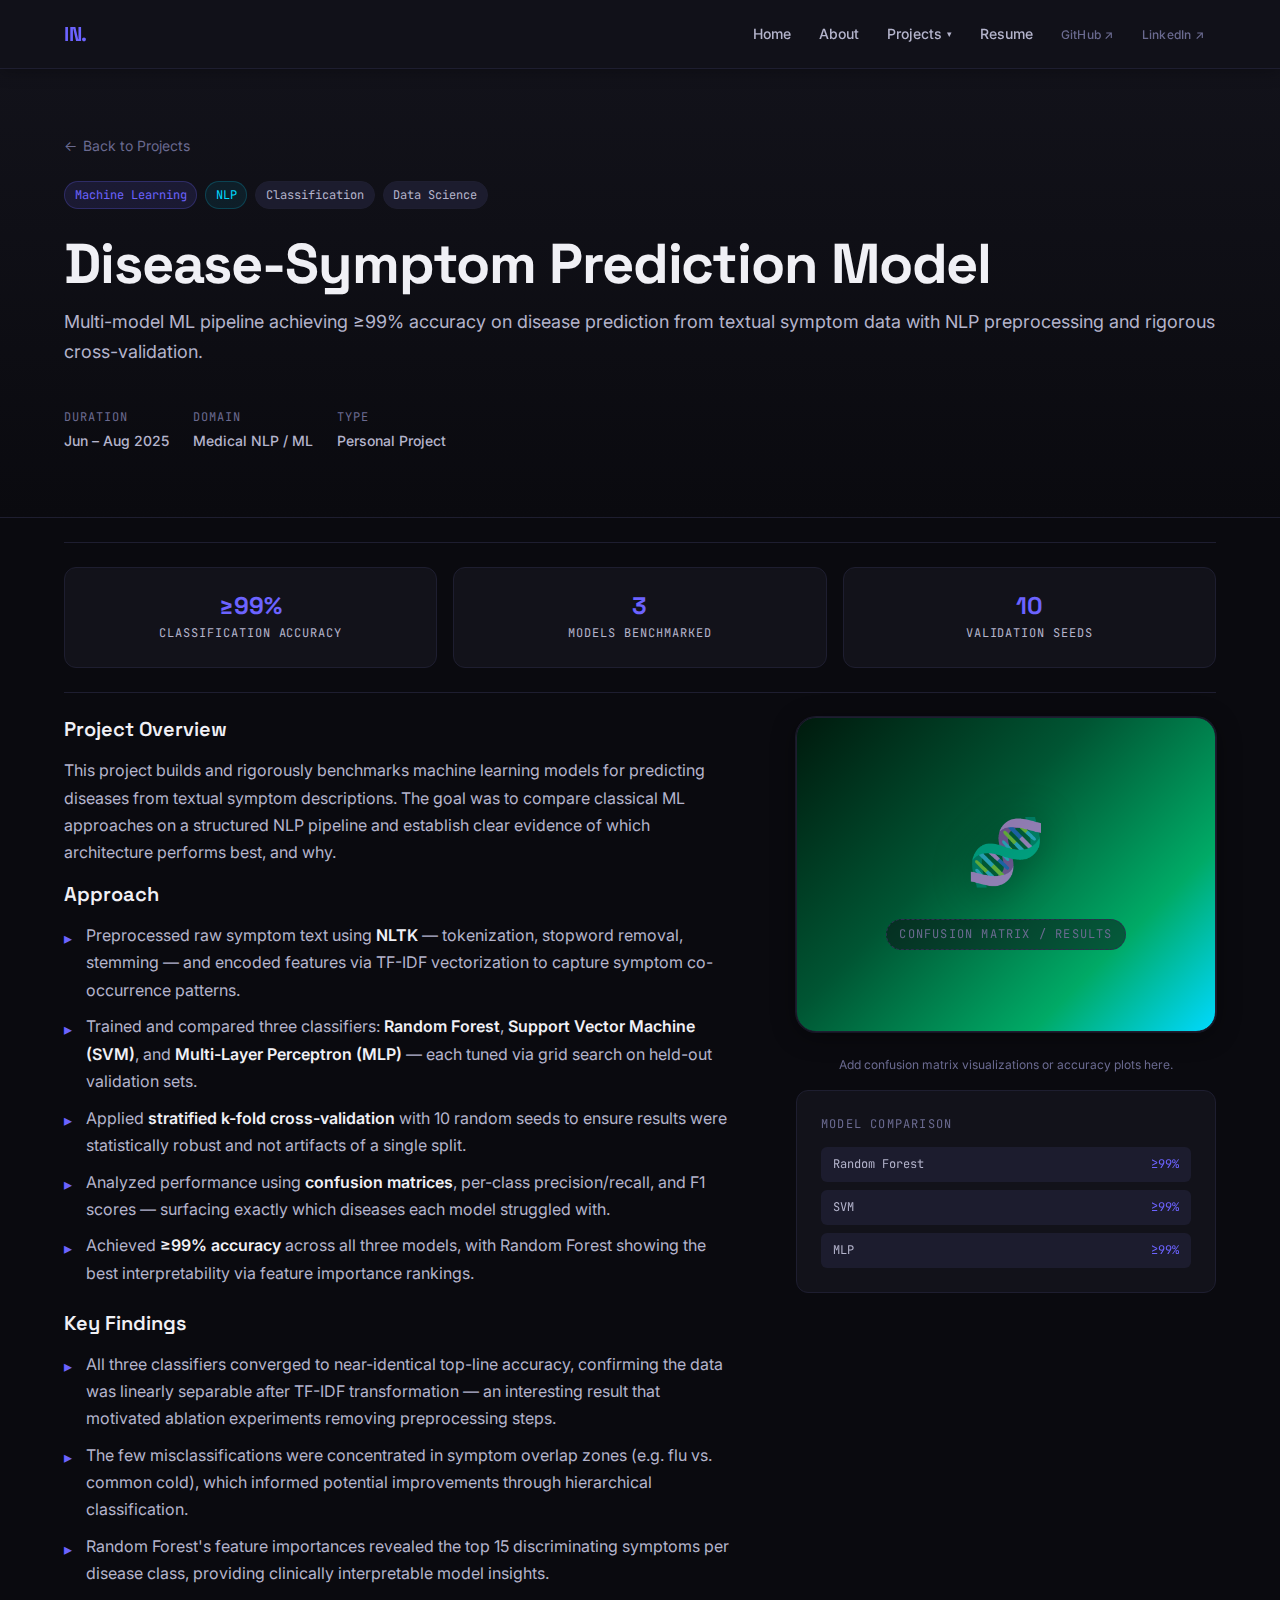
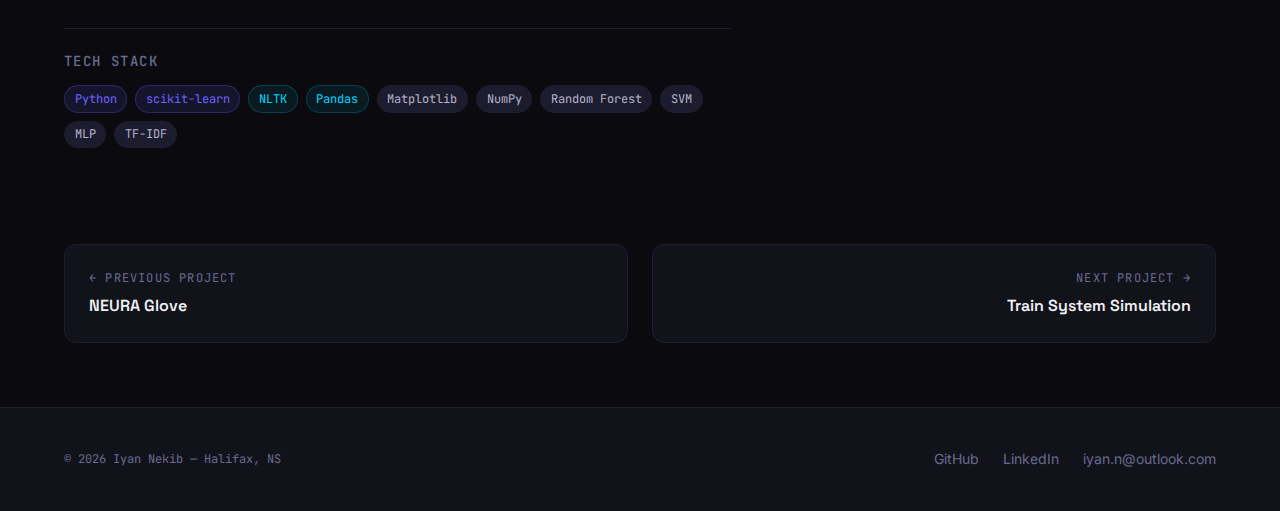
<file: projects/disease-prediction.html>
<!DOCTYPE html>
<html lang="en">
<head>
  <meta charset="UTF-8">
  <meta name="viewport" content="width=device-width, initial-scale=1.0">
  <meta name="description" content="Disease-Symptom Prediction Model — benchmarking Random Forest, SVM, and MLP classifiers on symptom text data achieving ≥99% accuracy.">
  <meta name="author" content="Iyan Nekib">
  <title>Disease Prediction — Iyan Nekib</title>

  <link rel="preconnect" href="https://fonts.googleapis.com">
  <link rel="preconnect" href="https://fonts.gstatic.com" crossorigin>
  <link href="https://fonts.googleapis.com/css2?family=Space+Grotesk:wght@400;500;600;700&family=Inter:wght@300;400;500&family=JetBrains+Mono:wght@400;500&display=swap" rel="stylesheet">

  <link rel="stylesheet" href="../assets/css/styles.css">
</head>
<body class="page-interior">

  <div id="nav-mount"></div>

  <main>

    <!-- ── Project Header ────────────────────────── -->
    <header class="project-detail-hero">
      <div class="container">
        <a class="back-link" href="../index.html#projects">Back to Projects</a>

        <div class="project-badges">
          <span class="tag tag-primary">Machine Learning</span>
          <span class="tag tag-cyan">NLP</span>
          <span class="tag">Classification</span>
          <span class="tag">Data Science</span>
        </div>

        <h1 class="project-detail-title">Disease-Symptom Prediction Model</h1>
        <p class="project-detail-subtitle">
          Multi-model ML pipeline achieving ≥99% accuracy on disease prediction
          from textual symptom data with NLP preprocessing and rigorous cross-validation.
        </p>

        <div class="project-detail-meta">
          <div class="project-meta-item">
            <span class="project-meta-label">Duration</span>
            <span class="project-meta-value">Jun – Aug 2025</span>
          </div>
          <div class="project-meta-item">
            <span class="project-meta-label">Domain</span>
            <span class="project-meta-value">Medical NLP / ML</span>
          </div>
          <div class="project-meta-item">
            <span class="project-meta-label">Type</span>
            <span class="project-meta-value">Personal Project</span>
          </div>
        </div>
      </div>
    </header>

    <!-- ── Metrics ────────────────────────────────── -->
    <section class="container">
      <div class="project-highlights">
        <div class="highlight-card" data-animate="scale" data-delay="1">
          <div class="highlight-value">≥99%</div>
          <div class="highlight-label">Classification Accuracy</div>
        </div>
        <div class="highlight-card" data-animate="scale" data-delay="2">
          <div class="highlight-value">3</div>
          <div class="highlight-label">Models Benchmarked</div>
        </div>
        <div class="highlight-card" data-animate="scale" data-delay="3">
          <div class="highlight-value">10</div>
          <div class="highlight-label">Validation Seeds</div>
        </div>
      </div>
    </section>

    <!-- ── Body ──────────────────────────────────── -->
    <section class="section" style="padding-top:0;" aria-label="Project details">
      <div class="container">
        <div class="project-detail-body">

          <div class="project-description" data-animate="fade-right">

            <h3>Project Overview</h3>
            <p>
              This project builds and rigorously benchmarks machine learning models for predicting
              diseases from textual symptom descriptions. The goal was to compare classical ML
              approaches on a structured NLP pipeline and establish clear evidence of which
              architecture performs best, and why.
            </p>

            <h3>Approach</h3>
            <ul>
              <li>
                Preprocessed raw symptom text using <strong>NLTK</strong> — tokenization,
                stopword removal, stemming — and encoded features via TF-IDF vectorization
                to capture symptom co-occurrence patterns.
              </li>
              <li>
                Trained and compared three classifiers:
                <strong>Random Forest</strong>, <strong>Support Vector Machine (SVM)</strong>,
                and <strong>Multi-Layer Perceptron (MLP)</strong> — each tuned via
                grid search on held-out validation sets.
              </li>
              <li>
                Applied <strong>stratified k-fold cross-validation</strong> with 10 random seeds
                to ensure results were statistically robust and not artifacts of a single split.
              </li>
              <li>
                Analyzed performance using <strong>confusion matrices</strong>, per-class precision/recall,
                and F1 scores — surfacing exactly which diseases each model struggled with.
              </li>
              <li>
                Achieved <strong>≥99% accuracy</strong> across all three models, with Random Forest
                showing the best interpretability via feature importance rankings.
              </li>
            </ul>

            <h3>Key Findings</h3>
            <ul>
              <li>
                All three classifiers converged to near-identical top-line accuracy, confirming
                the data was linearly separable after TF-IDF transformation — an interesting result
                that motivated ablation experiments removing preprocessing steps.
              </li>
              <li>
                The few misclassifications were concentrated in symptom overlap zones
                (e.g. flu vs. common cold), which informed potential improvements through
                hierarchical classification.
              </li>
              <li>
                Random Forest's feature importances revealed the top 15 discriminating symptoms
                per disease class, providing clinically interpretable model insights.
              </li>
            </ul>

            <div class="project-tech-section">
              <h4>Tech Stack</h4>
              <div class="project-tech-tags">
                <span class="tag tag-primary">Python</span>
                <span class="tag tag-primary">scikit-learn</span>
                <span class="tag tag-cyan">NLTK</span>
                <span class="tag tag-cyan">Pandas</span>
                <span class="tag">Matplotlib</span>
                <span class="tag">NumPy</span>
                <span class="tag">Random Forest</span>
                <span class="tag">SVM</span>
                <span class="tag">MLP</span>
                <span class="tag">TF-IDF</span>
              </div>
            </div>

          </div>

          <!-- Right: Media -->
          <div class="project-media-panel" data-animate="fade-left">
            <div class="project-media-container"
                 style="--card-gradient: linear-gradient(135deg, #001a0d 0%, #005533 40%, #00aa66 75%, #00d9ff 100%);">
              <span class="project-media-placeholder-icon">🧬</span>
              <span class="project-media-placeholder-text">Confusion Matrix / Results</span>
            </div>
            <p class="project-media-caption">
              Add confusion matrix visualizations or accuracy plots here.
            </p>

            <div style="background:var(--bg-surface);border:1px solid var(--border);border-radius:var(--radius-md);padding:var(--space-md);margin-top:var(--space-sm);">
              <div style="font-family:var(--font-mono);font-size:var(--text-xs);color:var(--text-muted);text-transform:uppercase;letter-spacing:0.1em;margin-bottom:0.75rem;">Model Comparison</div>
              <div style="display:flex;flex-direction:column;gap:0.5rem;">
                <div style="display:flex;justify-content:space-between;align-items:center;background:var(--bg-elevated);padding:0.5rem 0.75rem;border-radius:var(--radius-sm);">
                  <span style="font-family:var(--font-mono);font-size:var(--text-xs);color:var(--text-secondary);">Random Forest</span>
                  <span style="font-family:var(--font-mono);font-size:var(--text-xs);color:var(--accent-primary);">≥99%</span>
                </div>
                <div style="display:flex;justify-content:space-between;align-items:center;background:var(--bg-elevated);padding:0.5rem 0.75rem;border-radius:var(--radius-sm);">
                  <span style="font-family:var(--font-mono);font-size:var(--text-xs);color:var(--text-secondary);">SVM</span>
                  <span style="font-family:var(--font-mono);font-size:var(--text-xs);color:var(--accent-primary);">≥99%</span>
                </div>
                <div style="display:flex;justify-content:space-between;align-items:center;background:var(--bg-elevated);padding:0.5rem 0.75rem;border-radius:var(--radius-sm);">
                  <span style="font-family:var(--font-mono);font-size:var(--text-xs);color:var(--text-secondary);">MLP</span>
                  <span style="font-family:var(--font-mono);font-size:var(--text-xs);color:var(--accent-primary);">≥99%</span>
                </div>
              </div>
            </div>
          </div>

        </div>
      </div>
    </section>

    <!-- ── Project Navigation ─────────────────────── -->
    <section class="container">
      <div class="project-nav">
        <a class="project-nav-link" href="neura-glove.html">
          <div class="project-nav-direction">← Previous Project</div>
          <div class="project-nav-title">NEURA Glove</div>
        </a>
        <a class="project-nav-link next" href="train-simulation.html">
          <div class="project-nav-direction">Next Project →</div>
          <div class="project-nav-title">Train System Simulation</div>
        </a>
      </div>
    </section>

  </main>

  <div id="footer-mount"></div>

  <script src="../assets/js/main.js"></script>
</body>
</html>
</file>
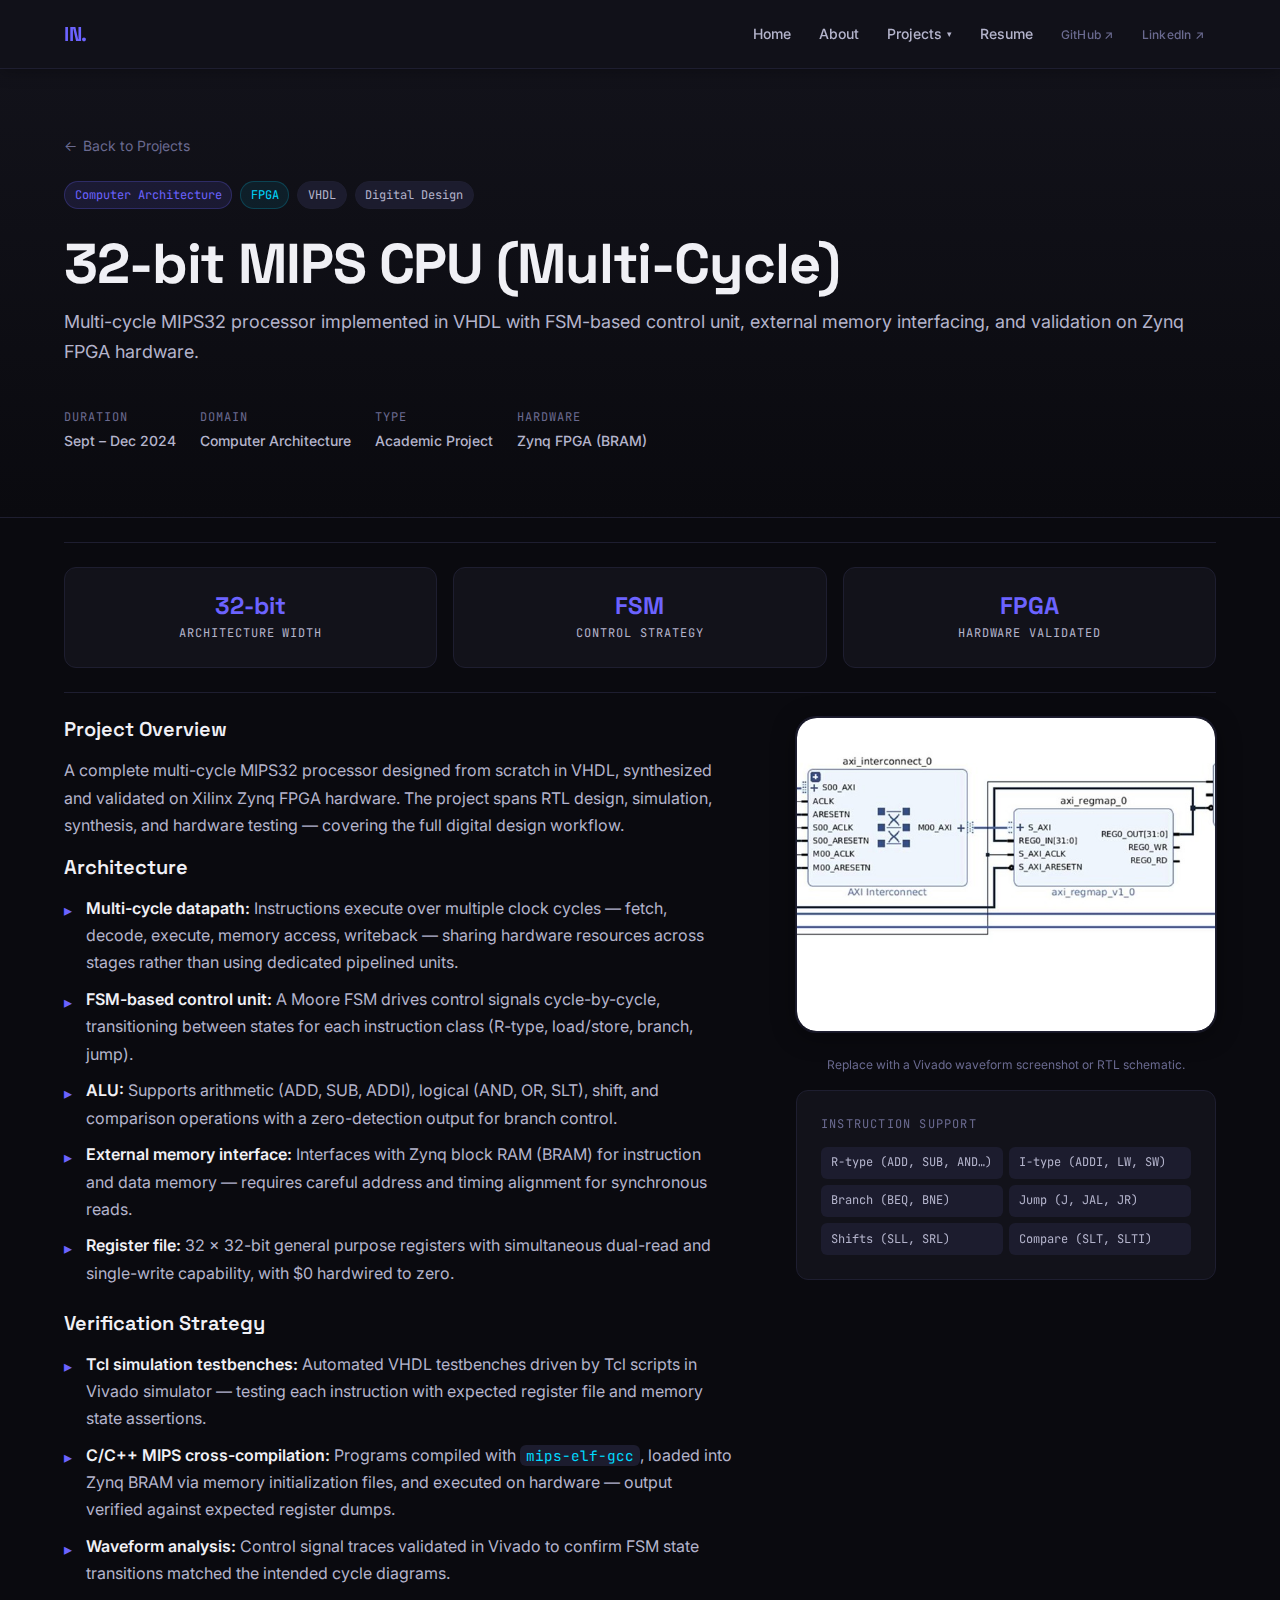
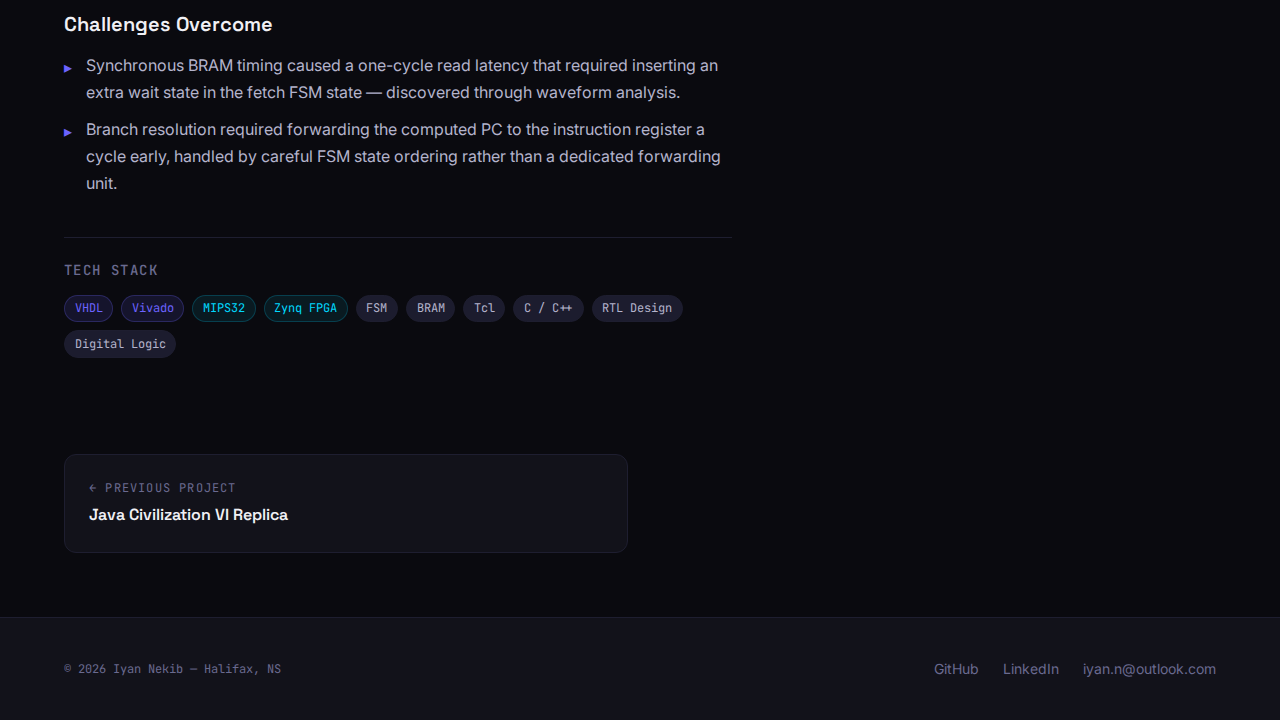
<file: projects/mips-cpu.html>
<!DOCTYPE html>
<html lang="en">
<head>
  <meta charset="UTF-8">
  <meta name="viewport" content="width=device-width, initial-scale=1.0">
  <meta name="description" content="32-bit MIPS CPU (Multi-Cycle) — VHDL implementation with FSM-based control, external memory interfacing, and Zynq FPGA synthesis.">
  <meta name="author" content="Iyan Nekib">
  <title>32-bit MIPS CPU — Iyan Nekib</title>

  <link rel="preconnect" href="https://fonts.googleapis.com">
  <link rel="preconnect" href="https://fonts.gstatic.com" crossorigin>
  <link href="https://fonts.googleapis.com/css2?family=Space+Grotesk:wght@400;500;600;700&family=Inter:wght@300;400;500&family=JetBrains+Mono:wght@400;500&display=swap" rel="stylesheet">

  <link rel="icon" href="../favicon.svg" type="image/svg+xml">
  <link rel="stylesheet" href="../assets/css/styles.css">
</head>
<body class="page-interior">

  <div id="nav-mount"></div>

  <main>

    <!-- ── Project Header ────────────────────────── -->
    <header class="project-detail-hero">
      <div class="container">
        <a class="back-link" href="../index.html#projects">Back to Projects</a>

        <div class="project-badges">
          <span class="tag tag-primary">Computer Architecture</span>
          <span class="tag tag-cyan">FPGA</span>
          <span class="tag">VHDL</span>
          <span class="tag">Digital Design</span>
        </div>

        <h1 class="project-detail-title">32-bit MIPS CPU (Multi-Cycle)</h1>
        <p class="project-detail-subtitle">
          Multi-cycle MIPS32 processor implemented in VHDL with FSM-based control unit,
          external memory interfacing, and validation on Zynq FPGA hardware.
        </p>

        <div class="project-detail-meta">
          <div class="project-meta-item">
            <span class="project-meta-label">Duration</span>
            <span class="project-meta-value">Sept – Dec 2024</span>
          </div>
          <div class="project-meta-item">
            <span class="project-meta-label">Domain</span>
            <span class="project-meta-value">Computer Architecture</span>
          </div>
          <div class="project-meta-item">
            <span class="project-meta-label">Type</span>
            <span class="project-meta-value">Academic Project</span>
          </div>
          <div class="project-meta-item">
            <span class="project-meta-label">Hardware</span>
            <span class="project-meta-value">Zynq FPGA (BRAM)</span>
          </div>
        </div>
      </div>
    </header>

    <!-- ── Metrics ────────────────────────────────── -->
    <section class="container">
      <div class="project-highlights">
        <div class="highlight-card" data-animate="scale" data-delay="1">
          <div class="highlight-value">32-bit</div>
          <div class="highlight-label">Architecture Width</div>
        </div>
        <div class="highlight-card" data-animate="scale" data-delay="2">
          <div class="highlight-value">FSM</div>
          <div class="highlight-label">Control Strategy</div>
        </div>
        <div class="highlight-card" data-animate="scale" data-delay="3">
          <div class="highlight-value">FPGA</div>
          <div class="highlight-label">Hardware Validated</div>
        </div>
      </div>
    </section>

    <!-- ── Body ──────────────────────────────────── -->
    <section class="section" style="padding-top:0;" aria-label="Project details">
      <div class="container">
        <div class="project-detail-body">

          <div class="project-description" data-animate="fade-right">

            <h3>Project Overview</h3>
            <p>
              A complete multi-cycle MIPS32 processor designed from scratch in VHDL, synthesized
              and validated on Xilinx Zynq FPGA hardware. The project spans RTL design, simulation,
              synthesis, and hardware testing — covering the full digital design workflow.
            </p>

            <h3>Architecture</h3>
            <ul>
              <li>
                <strong>Multi-cycle datapath:</strong> Instructions execute over multiple clock
                cycles — fetch, decode, execute, memory access, writeback — sharing hardware
                resources across stages rather than using dedicated pipelined units.
              </li>
              <li>
                <strong>FSM-based control unit:</strong> A Moore FSM drives control signals
                cycle-by-cycle, transitioning between states for each instruction class
                (R-type, load/store, branch, jump).
              </li>
              <li>
                <strong>ALU:</strong> Supports arithmetic (ADD, SUB, ADDI), logical (AND, OR, SLT),
                shift, and comparison operations with a zero-detection output for branch control.
              </li>
              <li>
                <strong>External memory interface:</strong> Interfaces with Zynq block RAM (BRAM)
                for instruction and data memory — requires careful address and timing alignment
                for synchronous reads.
              </li>
              <li>
                <strong>Register file:</strong> 32 × 32-bit general purpose registers with
                simultaneous dual-read and single-write capability, with $0 hardwired to zero.
              </li>
            </ul>

            <h3>Verification Strategy</h3>
            <ul>
              <li>
                <strong>Tcl simulation testbenches:</strong> Automated VHDL testbenches driven
                by Tcl scripts in Vivado simulator — testing each instruction with expected
                register file and memory state assertions.
              </li>
              <li>
                <strong>C/C++ MIPS cross-compilation:</strong> Programs compiled with
                <code>mips-elf-gcc</code>, loaded into Zynq BRAM via memory initialization
                files, and executed on hardware — output verified against expected register dumps.
              </li>
              <li>
                <strong>Waveform analysis:</strong> Control signal traces validated in Vivado
                to confirm FSM state transitions matched the intended cycle diagrams.
              </li>
            </ul>

            <h3>Challenges Overcome</h3>
            <ul>
              <li>
                Synchronous BRAM timing caused a one-cycle read latency that required inserting
                an extra wait state in the fetch FSM state — discovered through waveform analysis.
              </li>
              <li>
                Branch resolution required forwarding the computed PC to the instruction register
                a cycle early, handled by careful FSM state ordering rather than a dedicated
                forwarding unit.
              </li>
            </ul>

            <div class="project-tech-section">
              <h4>Tech Stack</h4>
              <div class="project-tech-tags">
                <span class="tag tag-primary">VHDL</span>
                <span class="tag tag-primary">Vivado</span>
                <span class="tag tag-cyan">MIPS32</span>
                <span class="tag tag-cyan">Zynq FPGA</span>
                <span class="tag">FSM</span>
                <span class="tag">BRAM</span>
                <span class="tag">Tcl</span>
                <span class="tag">C / C++</span>
                <span class="tag">RTL Design</span>
                <span class="tag">Digital Logic</span>
              </div>
            </div>

          </div>

          <!-- Right: Media -->
          <div class="project-media-panel" data-animate="fade-left">
            <div class="project-media-container">
              <img
                class="project-media-img"
                src="../assets/images/MIPS32.jpeg"
                alt="Circuit board close-up — representative of the MIPS CPU FPGA project"
                loading="lazy">
            </div>
            <p class="project-media-caption">
              Replace with a Vivado waveform screenshot or RTL schematic.
            </p>

            <div style="background:var(--bg-surface);border:1px solid var(--border);border-radius:var(--radius-md);padding:var(--space-md);margin-top:var(--space-sm);">
              <div style="font-family:var(--font-mono);font-size:var(--text-xs);color:var(--text-muted);text-transform:uppercase;letter-spacing:0.1em;margin-bottom:0.75rem;">Instruction Support</div>
              <div style="display:grid;grid-template-columns:1fr 1fr;gap:0.4rem;font-family:var(--font-mono);font-size:var(--text-xs);">
                <div style="background:var(--bg-elevated);padding:0.4rem 0.6rem;border-radius:var(--radius-sm);color:var(--text-secondary);">R-type (ADD, SUB, AND…)</div>
                <div style="background:var(--bg-elevated);padding:0.4rem 0.6rem;border-radius:var(--radius-sm);color:var(--text-secondary);">I-type (ADDI, LW, SW)</div>
                <div style="background:var(--bg-elevated);padding:0.4rem 0.6rem;border-radius:var(--radius-sm);color:var(--text-secondary);">Branch (BEQ, BNE)</div>
                <div style="background:var(--bg-elevated);padding:0.4rem 0.6rem;border-radius:var(--radius-sm);color:var(--text-secondary);">Jump (J, JAL, JR)</div>
                <div style="background:var(--bg-elevated);padding:0.4rem 0.6rem;border-radius:var(--radius-sm);color:var(--text-secondary);">Shifts (SLL, SRL)</div>
                <div style="background:var(--bg-elevated);padding:0.4rem 0.6rem;border-radius:var(--radius-sm);color:var(--text-secondary);">Compare (SLT, SLTI)</div>
              </div>
            </div>
          </div>

        </div>
      </div>
    </section>

    <!-- ── Project Navigation ─────────────────────── -->
    <section class="container">
      <div class="project-nav">
        <a class="project-nav-link" href="civilization-replica.html">
          <div class="project-nav-direction">← Previous Project</div>
          <div class="project-nav-title">Java Civilization VI Replica</div>
        </a>
        <div></div><!-- empty right -->
      </div>
    </section>

  </main>

  <div id="footer-mount"></div>

  <script src="../assets/js/main.js"></script>
</body>
</html>
</file>
<file: assets/css/styles.css>
/* ============================================================
   1. RESET & BASE
   ============================================================ */
*, *::before, *::after {
  box-sizing: border-box;
  margin: 0;
  padding: 0;
}

html {
  scroll-behavior: smooth;
  font-size: 16px;
}

body {
  background: var(--bg-base);
  color: var(--text-primary);
  font-family: var(--font-body);
  line-height: 1.6;
  -webkit-font-smoothing: antialiased;
  -moz-osx-font-smoothing: grayscale;
  overflow-x: hidden;
}

a {
  color: inherit;
  text-decoration: none;
}

img, video {
  max-width: 100%;
  display: block;
}

ul {
  list-style: none;
}

button {
  cursor: pointer;
  border: none;
  background: none;
  font: inherit;
  color: inherit;
}

/* ============================================================
   2. CSS CUSTOM PROPERTIES
   ============================================================ */
:root {
  /* Colors */
  --bg-base:           #0a0a0f;
  --bg-surface:        #12121a;
  --bg-elevated:       #1c1c2e;
  --accent-primary:    #6c63ff;
  --accent-secondary:  #00d9ff;
  --accent-glow:       rgba(108, 99, 255, 0.25);
  --accent-glow-cyan:  rgba(0, 217, 255, 0.15);
  --text-primary:      #f0f0f5;
  --text-secondary:    #b4b4cc;
  --text-muted:        #6a6a90;
  --border:            #1e1e30;
  --border-hover:      #2e2e50;

  /* Border radius */
  --radius-sm:   6px;
  --radius-md:   12px;
  --radius-lg:   20px;
  --radius-full: 9999px;

  /* Typography */
  --font-display: 'Space Grotesk', sans-serif;
  --font-body:    'Inter', sans-serif;
  --font-mono:    'JetBrains Mono', monospace;

  /* Type scale */
  --text-xs:   0.75rem;
  --text-sm:   0.875rem;
  --text-base: 1rem;
  --text-lg:   1.125rem;
  --text-xl:   1.25rem;
  --text-2xl:  1.5rem;
  --text-3xl:  2rem;
  --text-4xl:  2.75rem;
  --text-hero: clamp(3rem, 7vw, 5.5rem);

  /* Spacing */
  --space-xs:  0.5rem;
  --space-sm:  1rem;
  --space-md:  1.5rem;
  --space-lg:  2.5rem;
  --space-xl:  4rem;
  --space-2xl: 6rem;

  /* Transitions */
  --transition-fast: 150ms ease;
  --transition-med:  300ms cubic-bezier(0.4, 0, 0.2, 1);
  --transition-slow: 500ms cubic-bezier(0.4, 0, 0.2, 1);

  /* Shadows */
  --shadow-card:       0 4px 24px rgba(0, 0, 0, 0.4), 0 0 0 1px var(--border);
  --shadow-card-hover: 0 12px 48px rgba(0, 0, 0, 0.5), 0 0 0 1px var(--border-hover), 0 0 40px var(--accent-glow);
  --shadow-glow:       0 0 30px var(--accent-glow);
  --shadow-glow-cyan:  0 0 30px var(--accent-glow-cyan);
}

/* ============================================================
   3. TYPOGRAPHY
   ============================================================ */
h1, h2, h3, h4, h5, h6 {
  font-family: var(--font-display);
  line-height: 1.2;
  color: var(--text-primary);
}

h1 { font-size: var(--text-4xl); font-weight: 700; }
h2 { font-size: var(--text-3xl); font-weight: 600; }
h3 { font-size: var(--text-2xl); font-weight: 600; }
h4 { font-size: var(--text-xl);  font-weight: 500; }

p {
  color: var(--text-secondary);
  line-height: 1.7;
}

strong {
  color: var(--text-primary);
  font-weight: 600;
}

code {
  font-family: var(--font-mono);
  font-size: 0.9em;
  background: var(--bg-elevated);
  padding: 0.1em 0.4em;
  border-radius: var(--radius-sm);
  color: var(--accent-secondary);
}

/* ============================================================
   4. LAYOUT UTILITIES
   ============================================================ */
.container {
  width: 100%;
  max-width: 1200px;
  margin-inline: auto;
  padding-inline: var(--space-md);
}

.section {
  padding-block: var(--space-2xl);
}

.section-header {
  margin-bottom: var(--space-xl);
}

.section-label {
  font-family: var(--font-mono);
  font-size: var(--text-xs);
  letter-spacing: 0.15em;
  text-transform: uppercase;
  color: var(--accent-primary);
  margin-bottom: var(--space-xs);
  display: block;
}

.section-title {
  font-size: var(--text-3xl);
  color: var(--text-primary);
  margin-bottom: var(--space-sm);
}

.section-desc {
  color: var(--text-secondary);
  max-width: 600px;
}

.sr-only {
  position: absolute;
  width: 1px;
  height: 1px;
  padding: 0;
  margin: -1px;
  overflow: hidden;
  clip: rect(0,0,0,0);
  white-space: nowrap;
  border: 0;
}

/* ============================================================
   5. NAVIGATION
   ============================================================ */
#site-nav {
  position: fixed;
  top: 0;
  left: 0;
  right: 0;
  z-index: 1000;
  background: transparent;
  transition:
    background var(--transition-med),
    backdrop-filter var(--transition-med),
    border-color var(--transition-med),
    box-shadow var(--transition-med);
  border-bottom: 1px solid transparent;
}

#site-nav.scrolled {
  background: rgba(18, 18, 26, 0.88);
  backdrop-filter: blur(16px) saturate(1.5);
  -webkit-backdrop-filter: blur(16px) saturate(1.5);
  border-bottom-color: var(--border);
  box-shadow: 0 4px 24px rgba(0,0,0,0.3);
}

body.page-interior #site-nav {
  position: sticky;
  top: 0;
  background: rgba(18, 18, 26, 0.92);
  backdrop-filter: blur(16px);
  -webkit-backdrop-filter: blur(16px);
  border-bottom-color: var(--border);
  box-shadow: 0 2px 16px rgba(0,0,0,0.3);
}

.nav-inner {
  display: flex;
  align-items: center;
  justify-content: space-between;
  height: 68px;
  gap: var(--space-md);
}

.nav-logo {
  font-family: var(--font-display);
  font-size: var(--text-xl);
  font-weight: 700;
  color: var(--accent-primary);
  letter-spacing: -0.02em;
  transition: color var(--transition-fast), text-shadow var(--transition-fast);
  flex-shrink: 0;
}

.nav-logo:hover {
  color: var(--accent-secondary);
  text-shadow: 0 0 20px var(--accent-glow-cyan);
}

.nav-links {
  display: flex;
  align-items: center;
  gap: 0.25rem;
}

.nav-link {
  font-family: var(--font-body);
  font-size: var(--text-sm);
  font-weight: 500;
  color: var(--text-secondary);
  padding: 0.4rem 0.75rem;
  border-radius: var(--radius-sm);
  transition: color var(--transition-fast), background var(--transition-fast);
  white-space: nowrap;
  position: relative;
}

.nav-link:hover {
  color: var(--text-primary);
  background: rgba(255,255,255,0.05);
}

.nav-link.active {
  color: var(--accent-primary);
}

.nav-link.active::after {
  content: '';
  position: absolute;
  bottom: -2px;
  left: 50%;
  transform: translateX(-50%);
  width: 20px;
  height: 2px;
  background: var(--accent-primary);
  border-radius: var(--radius-full);
}

.nav-external {
  color: var(--text-muted);
  font-size: var(--text-xs);
  letter-spacing: 0.02em;
}

.nav-external:hover {
  color: var(--accent-secondary);
}

/* Nav dropdown */
.nav-item-dropdown {
  position: relative;
}

.nav-dropdown-toggle {
  font-family: var(--font-body);
  font-size: var(--text-sm);
  font-weight: 500;
  color: var(--text-secondary);
  padding: 0.4rem 0.75rem;
  border-radius: var(--radius-sm);
  transition: color var(--transition-fast), background var(--transition-fast);
  display: flex;
  align-items: center;
  gap: 0.3rem;
  cursor: pointer;
}

.nav-dropdown-toggle:hover {
  color: var(--text-primary);
  background: rgba(255,255,255,0.05);
}

.nav-dropdown-toggle .arrow {
  font-size: 0.65em;
  transition: transform var(--transition-fast);
  display: inline-block;
}

.nav-item-dropdown:hover .nav-dropdown-toggle .arrow,
.nav-dropdown-toggle[aria-expanded="true"] .arrow {
  transform: rotate(180deg);
}

.nav-dropdown {
  position: absolute;
  top: calc(100% + 8px);
  left: 50%;
  transform: translateX(-50%);
  background: var(--bg-surface);
  border: 1px solid var(--border);
  border-radius: var(--radius-md);
  padding: 0.5rem;
  min-width: 220px;
  box-shadow: 0 8px 32px rgba(0,0,0,0.4);
  opacity: 0;
  visibility: hidden;
  transform: translateX(-50%) translateY(-6px);
  transition:
    opacity var(--transition-med),
    visibility var(--transition-med),
    transform var(--transition-med);
  z-index: 100;
}

.nav-item-dropdown:hover .nav-dropdown,
.nav-dropdown-toggle[aria-expanded="true"] + .nav-dropdown {
  opacity: 1;
  visibility: visible;
  transform: translateX(-50%) translateY(0);
}

.nav-dropdown-link {
  display: block;
  padding: 0.5rem 0.75rem;
  border-radius: var(--radius-sm);
  font-size: var(--text-sm);
  color: var(--text-secondary);
  transition: background var(--transition-fast), color var(--transition-fast);
  white-space: nowrap;
}

.nav-dropdown-link:hover {
  background: var(--bg-elevated);
  color: var(--text-primary);
}

/* Hamburger */
#hamburger {
  display: none;
  flex-direction: column;
  gap: 5px;
  padding: 0.5rem;
  border-radius: var(--radius-sm);
  transition: background var(--transition-fast);
  z-index: 1001;
}

#hamburger:hover {
  background: rgba(255,255,255,0.06);
}

#hamburger span {
  display: block;
  width: 22px;
  height: 2px;
  background: var(--text-primary);
  border-radius: var(--radius-full);
  transition: transform var(--transition-med), opacity var(--transition-med), width var(--transition-med);
}

#hamburger.open span:nth-child(1) {
  transform: translateY(7px) rotate(45deg);
}
#hamburger.open span:nth-child(2) {
  opacity: 0;
  transform: scaleX(0);
}
#hamburger.open span:nth-child(3) {
  transform: translateY(-7px) rotate(-45deg);
}

/* Mobile menu overlay — injected at body level, not inside <nav>,
   so backdrop-filter on nav.scrolled cannot trap position:fixed children */
#mobile-menu {
  display: none;
  position: fixed;
  inset: 0;
  background: rgba(10, 10, 15, 0.97);
  z-index: 1001;
  flex-direction: column;
  align-items: center;
  justify-content: center;
  gap: var(--space-sm);
  padding: var(--space-xl);
  opacity: 0;
  visibility: hidden;
  transition: opacity var(--transition-med), visibility var(--transition-med);
}

#mobile-menu.open {
  opacity: 1;
  visibility: visible;
}

.mobile-nav-link {
  font-family: var(--font-display);
  font-size: var(--text-2xl);
  font-weight: 600;
  color: var(--text-secondary);
  padding: 0.5rem 1rem;
  transition: color var(--transition-fast);
  text-align: center;
}

.mobile-nav-link:hover {
  color: var(--accent-primary);
}

.mobile-nav-divider {
  width: 40px;
  height: 1px;
  background: var(--border);
  margin: 0.5rem 0;
}

.mobile-social-links {
  display: flex;
  gap: var(--space-md);
  margin-top: var(--space-md);
}

.mobile-social-link {
  font-size: var(--text-sm);
  color: var(--text-muted);
  transition: color var(--transition-fast);
}

.mobile-social-link:hover {
  color: var(--accent-secondary);
}

/* ============================================================
   6. HERO SECTION
   ============================================================ */
.hero {
  position: relative;
  min-height: 100vh;
  display: flex;
  align-items: flex-start;
  overflow: hidden;
  padding-top: calc(68px + 3rem);
}

/* Hero content — slight left indent, matches projects grid left edge */
.hero > .container {
  padding-left: max(var(--space-md), 4vw);
}

.hero-bg {
  position: absolute;
  inset: 0;
  z-index: 0;
  pointer-events: none;
  overflow: hidden;
}

.hero-bg-img {
  position: absolute;
  inset: 0;
  width: 100%;
  height: 100%;
  object-fit: cover;
  opacity: 0.08;
  pointer-events: none;
}

.orb {
  position: absolute;
  border-radius: 50%;
  filter: blur(80px);
  opacity: 0.12;
  animation: float 14s ease-in-out infinite alternate;
  will-change: transform;
}

.orb-1 {
  width: 600px;
  height: 600px;
  background: var(--accent-primary);
  top: -200px;
  left: -150px;
  animation-duration: 16s;
}

.orb-2 {
  width: 500px;
  height: 500px;
  background: var(--accent-secondary);
  bottom: -150px;
  right: -100px;
  animation-duration: 12s;
  animation-delay: -6s;
}

.orb-3 {
  width: 350px;
  height: 350px;
  background: #a855f7;
  top: 40%;
  left: 55%;
  animation-duration: 18s;
  animation-delay: -9s;
}

@keyframes float {
  from { transform: translate(0, 0) scale(1); }
  to   { transform: translate(40px, 50px) scale(1.06); }
}

.hero-content {
  position: relative;
  z-index: 1;
  width: 100%;
  max-width: 800px;
}

.hero-tag {
  display: inline-block;
  font-family: var(--font-mono);
  font-size: var(--text-sm);
  color: var(--accent-primary);
  background: rgba(108, 99, 255, 0.1);
  border: 1px solid rgba(108, 99, 255, 0.2);
  padding: 0.3rem 0.9rem;
  border-radius: var(--radius-full);
  margin-bottom: var(--space-md);
  letter-spacing: 0.05em;
}

.hero-name {
  font-family: var(--font-display);
  font-size: var(--text-hero);
  font-weight: 700;
  line-height: 1.05;
  letter-spacing: -0.03em;
  color: var(--text-primary);
  margin-bottom: var(--space-sm);
  background: linear-gradient(135deg, var(--text-primary) 0%, #a8a8d0 100%);
  -webkit-background-clip: text;
  -webkit-text-fill-color: transparent;
  background-clip: text;
}

.hero-typed-wrapper {
  font-family: var(--font-display);
  font-size: clamp(1.2rem, 2.5vw, 1.75rem);
  font-weight: 500;
  color: var(--text-secondary);
  margin-bottom: var(--space-lg);
  min-height: 2.2em;
  display: flex;
  align-items: center;
  gap: 0.15em;
}

.hero-typed-wrapper::after {
  content: '|';
  color: var(--accent-primary);
  animation: blink 1s step-end infinite;
  font-weight: 300;
}

@keyframes blink {
  0%, 100% { opacity: 1; }
  50%       { opacity: 0; }
}

.hero-desc {
  font-size: var(--text-lg);
  color: var(--text-secondary);
  max-width: 520px;
  margin-bottom: var(--space-lg);
  line-height: 1.7;
}

.hero-cta {
  display: flex;
  flex-wrap: wrap;
  gap: var(--space-sm);
  align-items: center;
}

.hero-scroll-hint {
  position: absolute;
  bottom: 2.5rem;
  left: 50%;
  transform: translateX(-50%);
  z-index: 1;
  display: flex;
  flex-direction: column;
  align-items: center;
  gap: 0.4rem;
  color: var(--text-muted);
  font-size: var(--text-xs);
  font-family: var(--font-mono);
  letter-spacing: 0.1em;
  animation: bounce 2.5s ease-in-out infinite;
}

.hero-scroll-hint::after {
  content: '';
  width: 1px;
  height: 40px;
  background: linear-gradient(to bottom, var(--text-muted), transparent);
}

@keyframes bounce {
  0%, 100% { transform: translateX(-50%) translateY(0); }
  50%       { transform: translateX(-50%) translateY(8px); }
}

/* ============================================================
   7. BUTTONS
   ============================================================ */
.btn {
  display: inline-flex;
  align-items: center;
  gap: 0.5rem;
  padding: 0.7rem 1.5rem;
  border-radius: var(--radius-md);
  font-family: var(--font-body);
  font-size: var(--text-sm);
  font-weight: 500;
  transition:
    background var(--transition-fast),
    color var(--transition-fast),
    box-shadow var(--transition-fast),
    transform var(--transition-fast),
    border-color var(--transition-fast);
  white-space: nowrap;
  text-decoration: none;
  cursor: pointer;
  border: 1px solid transparent;
}

.btn:hover {
  transform: translateY(-1px);
}

.btn:active {
  transform: translateY(0);
}

.btn:focus-visible {
  outline: 2px solid var(--accent-primary);
  outline-offset: 3px;
}

.btn-primary {
  background: var(--accent-primary);
  color: #fff;
  border-color: var(--accent-primary);
  box-shadow: 0 4px 20px rgba(108, 99, 255, 0.35);
}

.btn-primary:hover {
  background: #7d75ff;
  box-shadow: 0 6px 28px rgba(108, 99, 255, 0.5);
}

.btn-secondary {
  background: var(--bg-elevated);
  color: var(--text-primary);
  border-color: var(--border-hover);
}

.btn-secondary:hover {
  background: #242438;
  border-color: var(--accent-primary);
  color: var(--accent-primary);
}

.btn-outline {
  background: transparent;
  color: var(--accent-secondary);
  border-color: var(--accent-secondary);
}

.btn-outline:hover {
  background: rgba(0, 217, 255, 0.08);
  box-shadow: 0 4px 20px var(--accent-glow-cyan);
}

.btn-sm {
  padding: 0.45rem 1rem;
  font-size: var(--text-xs);
}

/* ============================================================
   8. PROJECT CARDS
   ============================================================ */
.projects-grid {
  display: grid;
  grid-template-columns: repeat(3, 1fr);
  gap: var(--space-md);
}

@media (max-width: 900px) {
  .projects-grid {
    grid-template-columns: repeat(2, 1fr);
  }
}

@media (max-width: 600px) {
  .projects-grid {
    grid-template-columns: 1fr;
  }
}

.project-img-card {
  position: relative;
  display: block;
  border-radius: var(--radius-lg);
  overflow: hidden;
  aspect-ratio: 4 / 3;
  background: var(--bg-surface);
  cursor: pointer;
  text-decoration: none;
}

.project-img-card img {
  width: 100%;
  height: 100%;
  object-fit: cover;
  display: block;
  transition: transform var(--transition-med);
}

.project-img-card:hover img {
  transform: scale(1.04);
}

.project-img-card:focus-visible {
  outline: 2px solid var(--accent-primary);
  outline-offset: 3px;
}

.project-img-overlay {
  position: absolute;
  inset: 0;
  background: linear-gradient(to top, rgba(10,10,15,0.85) 0%, rgba(10,10,15,0) 55%);
  display: flex;
  align-items: flex-end;
  justify-content: center;
  padding-bottom: 1rem;
  padding-inline: 0.75rem;
}

.project-img-title {
  font-family: var(--font-display);
  font-size: clamp(0.85rem, 1.4vw, 1.05rem);
  font-weight: 600;
  color: var(--text-primary);
  text-align: center;
}

/* ============================================================
   9. TAGS (shared)
   ============================================================ */
.tag {
  font-family: var(--font-mono);
  font-size: var(--text-xs);
  padding: 0.2rem 0.6rem;
  border-radius: var(--radius-full);
  background: var(--bg-elevated);
  color: var(--text-secondary);
  border: 1px solid var(--border);
  white-space: nowrap;
  transition: background var(--transition-fast), color var(--transition-fast), border-color var(--transition-fast);
}

.tag:hover {
  background: rgba(108, 99, 255, 0.1);
  color: var(--accent-primary);
  border-color: rgba(108, 99, 255, 0.3);
}

.tag-primary {
  background: rgba(108, 99, 255, 0.12);
  color: var(--accent-primary);
  border-color: rgba(108, 99, 255, 0.25);
}

.tag-cyan {
  background: rgba(0, 217, 255, 0.08);
  color: var(--accent-secondary);
  border-color: rgba(0, 217, 255, 0.2);
}

/* ============================================================
   10. PROJECT DETAIL PAGES
   ============================================================ */
.project-detail-hero {
  padding-top: calc(68px + var(--space-xl));
  padding-bottom: var(--space-xl);
  background: linear-gradient(to bottom, var(--bg-surface), var(--bg-base));
  border-bottom: 1px solid var(--border);
}

body.page-interior .project-detail-hero {
  padding-top: var(--space-xl);
}

.back-link {
  display: inline-flex;
  align-items: center;
  gap: 0.4rem;
  font-size: var(--text-sm);
  color: var(--text-muted);
  margin-bottom: var(--space-md);
  transition: color var(--transition-fast), gap var(--transition-fast);
}

.back-link:hover {
  color: var(--accent-primary);
  gap: 0.6rem;
}

.back-link::before {
  content: '←';
}

.project-badges {
  display: flex;
  flex-wrap: wrap;
  gap: 0.5rem;
  margin-bottom: var(--space-md);
}

.project-detail-title {
  font-size: clamp(2rem, 5vw, 3.5rem);
  font-weight: 700;
  letter-spacing: -0.02em;
  margin-bottom: 0.75rem;
  line-height: 1.1;
}

.project-detail-subtitle {
  font-size: var(--text-lg);
  color: var(--text-secondary);
  margin-bottom: var(--space-lg);
}

.project-detail-meta {
  display: flex;
  flex-wrap: wrap;
  gap: var(--space-md);
  align-items: center;
}

.project-meta-item {
  display: flex;
  flex-direction: column;
  gap: 0.2rem;
}

.project-meta-label {
  font-family: var(--font-mono);
  font-size: var(--text-xs);
  color: var(--text-muted);
  text-transform: uppercase;
  letter-spacing: 0.08em;
}

.project-meta-value {
  font-size: var(--text-sm);
  color: var(--text-secondary);
  font-weight: 500;
}

/* Two-column layout */
.project-detail-body {
  display: grid;
  grid-template-columns: 1fr 420px;
  gap: var(--space-xl);
  align-items: start;
}

.project-description h3 {
  font-size: var(--text-xl);
  margin-bottom: var(--space-sm);
  color: var(--text-primary);
}

.project-description p {
  margin-bottom: var(--space-sm);
}

.project-description ul {
  list-style: none;
  display: flex;
  flex-direction: column;
  gap: 0.6rem;
  margin-bottom: var(--space-md);
}

.project-description ul li {
  position: relative;
  padding-left: 1.4rem;
  color: var(--text-secondary);
  font-size: var(--text-base);
  line-height: 1.7;
}

.project-description ul li::before {
  content: '▸';
  color: var(--accent-primary);
  position: absolute;
  left: 0;
  top: 0.15em;
}

.project-tech-section {
  margin-top: var(--space-lg);
  padding-top: var(--space-md);
  border-top: 1px solid var(--border);
}

.project-tech-section h4 {
  font-size: var(--text-sm);
  font-family: var(--font-mono);
  text-transform: uppercase;
  letter-spacing: 0.1em;
  color: var(--text-muted);
  margin-bottom: var(--space-sm);
}

.project-tech-tags {
  display: flex;
  flex-wrap: wrap;
  gap: 0.5rem;
}

/* Media panel */
.project-media-panel {
  position: sticky;
  top: calc(68px + var(--space-md));
}

.project-media-container {
  background: var(--card-gradient, linear-gradient(135deg, var(--bg-elevated), var(--bg-surface)));
  border-radius: var(--radius-lg);
  aspect-ratio: 4/3;
  position: relative;
  overflow: hidden;
  box-shadow: var(--shadow-card);
  border: 1px solid var(--border);
  display: flex;
  align-items: center;
  justify-content: center;
  flex-direction: column;
  gap: var(--space-sm);
  margin-bottom: var(--space-md);
}

.project-media-img {
  width: 100%;
  height: 100%;
  object-fit: cover;
  display: block;
  border-radius: var(--radius-lg);
}

.project-media-placeholder-icon {
  font-size: 4rem;
  opacity: 0.6;
  filter: drop-shadow(0 4px 20px rgba(0,0,0,0.5));
}

.project-media-placeholder-text {
  font-family: var(--font-mono);
  font-size: var(--text-xs);
  color: var(--text-muted);
  text-align: center;
  letter-spacing: 0.1em;
  text-transform: uppercase;
  background: rgba(10,10,15,0.5);
  padding: 0.3rem 0.8rem;
  border-radius: var(--radius-full);
  border: 1px dashed var(--border-hover);
}

.project-media-caption {
  font-size: var(--text-xs);
  color: var(--text-muted);
  text-align: center;
  line-height: 1.5;
}

/* Metrics grid */
.project-highlights {
  display: grid;
  grid-template-columns: repeat(3, 1fr);
  gap: var(--space-sm);
  padding-block: var(--space-md);
  border-top: 1px solid var(--border);
  border-bottom: 1px solid var(--border);
  margin-block: var(--space-md);
}

.highlight-card {
  background: var(--bg-surface);
  border: 1px solid var(--border);
  border-radius: var(--radius-md);
  padding: var(--space-md);
  text-align: center;
  transition: border-color var(--transition-fast), box-shadow var(--transition-fast);
}

.highlight-card:hover {
  border-color: var(--accent-primary);
  box-shadow: 0 4px 24px var(--accent-glow);
}

.highlight-value {
  font-family: var(--font-display);
  font-size: var(--text-2xl);
  font-weight: 700;
  color: var(--accent-primary);
  line-height: 1.2;
  margin-bottom: 0.25rem;
}

.highlight-label {
  font-size: var(--text-xs);
  color: var(--text-secondary);
  font-family: var(--font-mono);
  text-transform: uppercase;
  letter-spacing: 0.08em;
}

/* Project navigation */
.project-nav {
  display: grid;
  grid-template-columns: 1fr 1fr;
  gap: var(--space-md);
  padding-bottom: var(--space-xl);
}

.project-nav-link {
  background: var(--bg-surface);
  border: 1px solid var(--border);
  border-radius: var(--radius-md);
  padding: var(--space-md);
  transition: border-color var(--transition-fast), background var(--transition-fast);
}

.project-nav-link:hover {
  border-color: var(--accent-primary);
  background: var(--bg-elevated);
}

.project-nav-link.next {
  text-align: right;
}

.project-nav-direction {
  font-family: var(--font-mono);
  font-size: var(--text-xs);
  color: var(--text-muted);
  text-transform: uppercase;
  letter-spacing: 0.1em;
  margin-bottom: 0.25rem;
}

.project-nav-title {
  font-family: var(--font-display);
  font-size: var(--text-base);
  font-weight: 600;
  color: var(--text-primary);
}

/* ============================================================
   11. ABOUT PAGE
   ============================================================ */
.page-hero {
  padding-top: calc(68px + var(--space-lg));
  padding-bottom: var(--space-md);
  background: linear-gradient(to bottom, var(--bg-surface), var(--bg-base));
  border-bottom: 1px solid var(--border);
}

body.page-interior .page-hero {
  padding-top: var(--space-lg);
  padding-bottom: var(--space-md);
}

.page-hero-title {
  font-size: clamp(2.5rem, 5vw, 4rem);
  font-weight: 700;
  letter-spacing: -0.02em;
  margin-bottom: 0.5rem;
}

.page-hero-subtitle {
  font-size: var(--text-lg);
  color: var(--text-secondary);
}

/* About grid */
.about-grid {
  display: grid;
  grid-template-columns: 1fr 360px;
  gap: var(--space-xl);
  align-items: start;
  padding-block: var(--space-lg);
}

.about-bio p {
  margin-bottom: var(--space-sm);
  font-size: var(--text-lg);
}

.about-bio .bio-highlight {
  color: var(--accent-primary);
  font-weight: 500;
}

/* Contact card */
.contact-card {
  background: var(--bg-surface);
  border: 1px solid var(--border);
  border-radius: var(--radius-lg);
  padding: var(--space-md);
  position: sticky;
  top: calc(68px + var(--space-md));
  display: flex;
  flex-direction: column;
  gap: var(--space-sm);
}

.contact-card-header {
  font-family: var(--font-display);
  font-size: var(--text-lg);
  font-weight: 600;
  color: var(--text-primary);
  margin-bottom: 0.25rem;
}

.contact-item {
  display: flex;
  align-items: center;
  gap: 0.75rem;
  font-size: var(--text-sm);
  color: var(--text-secondary);
}

.contact-item-icon {
  width: 32px;
  height: 32px;
  background: var(--bg-elevated);
  border-radius: var(--radius-sm);
  display: flex;
  align-items: center;
  justify-content: center;
  font-size: 0.9rem;
  flex-shrink: 0;
}

.contact-item a {
  color: var(--accent-secondary);
  transition: color var(--transition-fast);
}

.contact-item a:hover {
  color: #fff;
}

.contact-social-buttons {
  display: flex;
  flex-direction: column;
  gap: 0.5rem;
  margin-top: 0.5rem;
}

.btn-copy {
  font-family: var(--font-mono);
  font-size: var(--text-xs);
  color: var(--text-muted);
  background: var(--bg-elevated);
  border: 1px solid var(--border);
  border-radius: var(--radius-sm);
  padding: 0.2rem 0.6rem;
  cursor: pointer;
  transition: all var(--transition-fast);
  margin-left: auto;
  flex-shrink: 0;
}

.btn-copy:hover, .btn-copy.copied {
  background: rgba(0, 217, 255, 0.1);
  border-color: var(--accent-secondary);
  color: var(--accent-secondary);
}

/* Experience Timeline */
.timeline {
  position: relative;
  padding-left: 2rem;
}

.timeline::before {
  content: '';
  position: absolute;
  left: 0;
  top: 8px;
  bottom: 0;
  width: 2px;
  background: linear-gradient(to bottom, var(--accent-primary), transparent);
}

.timeline-item {
  position: relative;
  padding-bottom: var(--space-xl);
}

.timeline-item:last-child {
  padding-bottom: 0;
}

.timeline-dot {
  position: absolute;
  left: calc(-2rem - 5px);
  top: 6px;
  width: 12px;
  height: 12px;
  border-radius: 50%;
  background: var(--accent-primary);
  border: 2px solid var(--bg-base);
  box-shadow: 0 0 12px var(--accent-glow);
}

.timeline-header {
  margin-bottom: 0.75rem;
}

.timeline-company {
  font-family: var(--font-display);
  font-size: var(--text-xl);
  font-weight: 600;
  color: var(--text-primary);
}

.timeline-role {
  font-size: var(--text-base);
  color: var(--accent-secondary);
  font-weight: 500;
}

.timeline-meta {
  display: flex;
  gap: var(--space-sm);
  flex-wrap: wrap;
  margin-top: 0.25rem;
}

.timeline-date, .timeline-location {
  font-family: var(--font-mono);
  font-size: var(--text-xs);
  color: var(--text-muted);
}

.timeline-bullets {
  list-style: none;
  display: flex;
  flex-direction: column;
  gap: 0.6rem;
}

.timeline-bullets li {
  position: relative;
  padding-left: 1.4rem;
  color: var(--text-secondary);
  font-size: var(--text-sm);
  line-height: 1.7;
}

.timeline-bullets li::before {
  content: '▸';
  color: var(--accent-primary);
  position: absolute;
  left: 0;
  top: 0.15em;
}

/* Skills section */
.skills-categories {
  display: flex;
  flex-direction: column;
  gap: var(--space-lg);
}

.skill-category {
  display: flex;
  flex-direction: column;
  gap: var(--space-sm);
}

.skill-category-label {
  font-family: var(--font-mono);
  font-size: var(--text-xs);
  text-transform: uppercase;
  letter-spacing: 0.12em;
  color: var(--text-muted);
  padding-bottom: 0.4rem;
  border-bottom: 1px solid var(--border);
}

.skill-chips {
  display: flex;
  flex-wrap: wrap;
  gap: 0.5rem;
}

.skill-chip {
  font-family: var(--font-mono);
  font-size: var(--text-xs);
  padding: 0.35rem 0.8rem;
  border-radius: var(--radius-full);
  background: var(--bg-elevated);
  color: var(--text-secondary);
  border: 1px solid var(--border);
  transition: all var(--transition-fast);
  animation: chipFadeIn 0.4s ease both;
}

.skill-chip:hover {
  background: rgba(108, 99, 255, 0.12);
  color: var(--accent-primary);
  border-color: rgba(108, 99, 255, 0.3);
  transform: translateY(-1px);
}

@keyframes chipFadeIn {
  from { opacity: 0; transform: translateY(8px); }
  to   { opacity: 1; transform: translateY(0); }
}

/* Education card */
.education-card {
  background: var(--bg-surface);
  border: 1px solid var(--border);
  border-radius: var(--radius-lg);
  padding: var(--space-lg);
  display: grid;
  grid-template-columns: 1fr auto;
  gap: var(--space-md);
  align-items: start;
  transition: border-color var(--transition-fast);
}

.education-card:hover {
  border-color: var(--accent-primary);
}

.education-school {
  font-family: var(--font-display);
  font-size: var(--text-xl);
  font-weight: 600;
  color: var(--text-primary);
  margin-bottom: 0.25rem;
}

.education-degree {
  font-size: var(--text-base);
  color: var(--text-secondary);
  margin-bottom: 0.5rem;
}

.education-badges {
  display: flex;
  flex-wrap: wrap;
  gap: 0.5rem;
}

.education-right {
  text-align: right;
}

.education-dates {
  font-family: var(--font-mono);
  font-size: var(--text-sm);
  color: var(--text-muted);
  margin-bottom: 0.5rem;
}

.education-location {
  font-size: var(--text-sm);
  color: var(--text-muted);
}

/* ============================================================
   12. RESUME PAGE
   ============================================================ */
.resume-page-header {
  display: flex;
  align-items: center;
  justify-content: space-between;
  padding-block: var(--space-lg);
  border-bottom: 1px solid var(--border);
  flex-wrap: wrap;
  gap: var(--space-sm);
}

.resume-iframe-wrapper {
  border: 1px solid var(--border);
  border-radius: var(--radius-md);
  overflow: hidden;
  box-shadow: var(--shadow-card);
  margin-top: var(--space-md);
  margin-bottom: var(--space-xl);
  background: #fff;
}

.resume-iframe-wrapper iframe {
  display: block;
  width: 100%;
  min-height: calc(100vh - 220px);
  border: none;
}

.resume-fallback {
  padding: var(--space-xl);
  text-align: center;
  color: var(--text-secondary);
  background: var(--bg-surface);
  border-radius: var(--radius-md);
  margin-block: var(--space-md);
}

/* ============================================================
   13. SKILLS STRIP (home page)
   ============================================================ */
.skills-strip {
  background: var(--bg-surface);
  border-top: 1px solid var(--border);
  border-bottom: 1px solid var(--border);
  padding-block: var(--space-lg);
  overflow: hidden;
}

.skills-strip-label {
  font-family: var(--font-mono);
  font-size: var(--text-xs);
  text-transform: uppercase;
  letter-spacing: 0.15em;
  color: var(--text-muted);
  text-align: center;
  margin-bottom: var(--space-md);
}

.skills-scroll-track {
  display: flex;
  flex-wrap: wrap;
  gap: 0.6rem;
  justify-content: center;
}

/* ============================================================
   14. FOOTER
   ============================================================ */
#site-footer {
  background: var(--bg-surface);
  border-top: 1px solid var(--border);
  padding-block: var(--space-lg);
}

.footer-inner {
  display: flex;
  align-items: center;
  justify-content: space-between;
  flex-wrap: wrap;
  gap: var(--space-sm);
}

.footer-copy {
  font-family: var(--font-mono);
  font-size: var(--text-xs);
  color: var(--text-muted);
}

.footer-social {
  display: flex;
  gap: var(--space-md);
  flex-wrap: wrap;
}

.footer-social a {
  font-size: var(--text-sm);
  color: var(--text-muted);
  transition: color var(--transition-fast);
}

.footer-social a:hover {
  color: var(--accent-secondary);
}

/* ============================================================
   15. SCROLL ANIMATIONS
   ============================================================ */
[data-animate] {
  opacity: 0;
  transform: translateY(28px);
  transition:
    opacity var(--transition-slow),
    transform var(--transition-slow);
}

[data-animate="fade-left"] {
  transform: translateX(-30px);
}

[data-animate="fade-right"] {
  transform: translateX(30px);
}

[data-animate="scale"] {
  transform: scale(0.94);
}

[data-animate].visible {
  opacity: 1;
  transform: none;
}

/* Staggered delays for grids */
[data-delay="1"] { transition-delay: 100ms; }
[data-delay="2"] { transition-delay: 200ms; }
[data-delay="3"] { transition-delay: 300ms; }
[data-delay="4"] { transition-delay: 400ms; }
[data-delay="5"] { transition-delay: 500ms; }

/* ============================================================
   16. RESPONSIVE
   ============================================================ */
@media (max-width: 1024px) {
  .project-detail-body {
    grid-template-columns: 1fr;
  }
  .project-media-panel {
    position: static;
  }
  .project-media-container {
    aspect-ratio: 16/9;
  }
  .about-grid {
    grid-template-columns: 1fr;
  }
  .contact-card {
    position: static;
  }
  .education-card {
    grid-template-columns: 1fr;
  }
  .education-right {
    text-align: left;
  }
}

@media (max-width: 768px) {
  .nav-links {
    display: none;
  }
  #hamburger {
    display: flex;
  }
  #mobile-menu {
    display: flex;
  }
  body.menu-open {
    overflow: hidden;
  }
  .projects-grid {
    grid-template-columns: 1fr;
  }
  .project-highlights {
    grid-template-columns: repeat(3, 1fr);
    gap: 0.5rem;
  }
  .highlight-value {
    font-size: var(--text-xl);
  }
  .project-nav {
    grid-template-columns: 1fr;
  }
  .project-nav-link.next {
    text-align: left;
  }
  .hero-typed-wrapper {
    font-size: 1.1rem;
  }
  .section {
    padding-block: var(--space-xl);
  }
  .footer-inner {
    flex-direction: column;
    align-items: flex-start;
  }
}

@media (max-width: 480px) {
  .hero-cta {
    flex-direction: column;
    align-items: flex-start;
  }
  .project-highlights {
    grid-template-columns: 1fr;
  }
  .resume-page-header {
    flex-direction: column;
    align-items: flex-start;
  }
}

/* ============================================================
   17. REDUCED MOTION
   ============================================================ */
@media (prefers-reduced-motion: reduce) {
  *, *::before, *::after {
    animation-duration: 0.01ms !important;
    animation-iteration-count: 1 !important;
    transition-duration: 0.01ms !important;
  }
  html {
    scroll-behavior: auto;
  }
  [data-animate] {
    opacity: 1;
    transform: none;
  }
  .orb {
    animation: none;
  }
  .hero-scroll-hint {
    animation: none;
  }
  .hero-typed-wrapper::after {
    animation: none;
  }
}

/* ============================================================
   18. FOCUS & ACCESSIBILITY
   ============================================================ */
:focus-visible {
  outline: 2px solid var(--accent-primary);
  outline-offset: 3px;
  border-radius: 3px;
}

::selection {
  background: rgba(108, 99, 255, 0.3);
  color: var(--text-primary);
}

/* Divider utility */
.divider {
  height: 1px;
  background: var(--border);
  margin-block: var(--space-xl);
}

/* Gradient text utility */
.gradient-text {
  background: linear-gradient(135deg, var(--accent-primary), var(--accent-secondary));
  -webkit-background-clip: text;
  -webkit-text-fill-color: transparent;
  background-clip: text;
}
</file>
